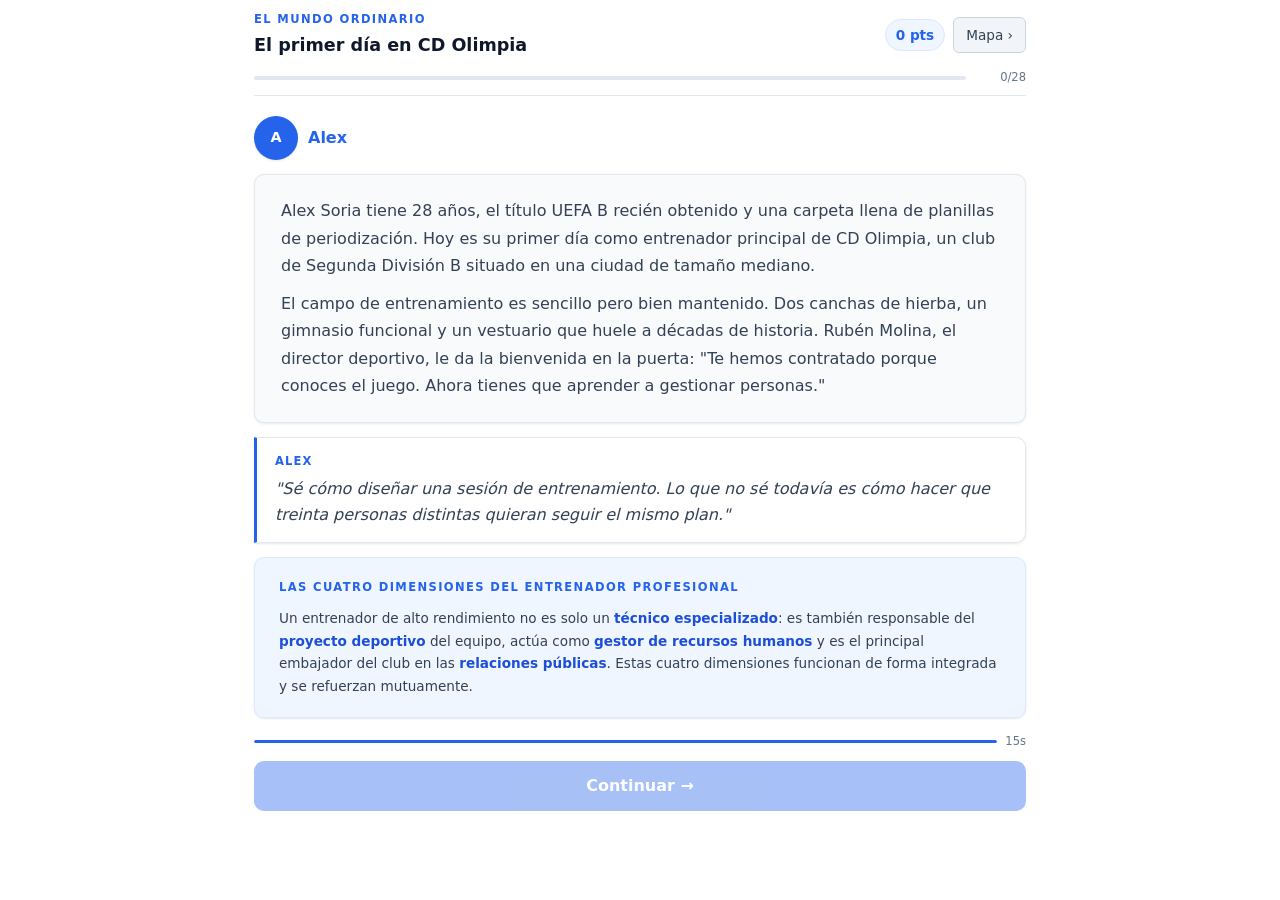
<file: scorm_entrenador/index.html>
<!DOCTYPE html>
<html lang="es">
<head>
  <meta charset="UTF-8"/>
  <meta name="viewport" content="width=device-width, initial-scale=1.0, viewport-fit=cover"/>
  <title>Dimensiones del Entrenador Profesional</title>
  <link rel="stylesheet" href="css/style.css"/>
</head>
<body>
<div id="app">

  <!-- HEADER -->
  <header id="header">
    <div id="header-row1">
      <div id="header-left">
        <span id="stage-label">Cargando…</span>
        <span id="scene-title"></span>
      </div>
      <div id="header-right">
        <span id="score-display">0 pts</span>
        <button id="map-toggle-btn" onclick="document.getElementById('map-overlay').style.display='flex'">Mapa ›</button>
      </div>
    </div>
    <div id="progress-container">
      <div id="progress-bar-track"><div id="progress-bar-fill"></div></div>
      <span id="progress-label">0/28</span>
    </div>
  </header>

  <!-- SCENE AREA -->
  <main id="scene-area">
    <div id="scene-image-container" style="display:none">
      <img id="scene-image" alt="" loading="eager"/>
    </div>
    <div id="character-block">
      <div id="character-avatar"></div>
      <span id="character-name"></span>
    </div>
    <div id="narrative-text"></div>
    <div id="dialogue-box" style="display:none">
      <span id="dialogue-char-name"></span>
      <div id="dialogue-text"></div>
    </div>
    <div id="pedagogic-block" style="display:none">
      <span id="pedagogic-title"></span>
      <div id="pedagogic-text"></div>
    </div>
    <div id="interaction-area"></div>
  </main>

</div><!-- /app -->

<!-- FEEDBACK OVERLAY -->
<div id="feedback-overlay">
  <div id="feedback-modal">
    <div id="feedback-icon" class="feedback-icon"></div>
    <div id="feedback-pts"></div>
    <div id="feedback-text"></div>
    <button id="feedback-continue" class="btn btn-primary btn-enabled">Continuar →</button>
  </div>
</div>

<!-- JOURNEY MAP OVERLAY -->
<div id="map-overlay">
  <div id="map-modal">
    <div id="map-modal-header">
      <span id="map-modal-title">Mapa del aprendizaje</span>
      <button id="map-close-btn" onclick="document.getElementById('map-overlay').style.display='none'">✕</button>
    </div>
    <div id="journey-map-content"></div>
  </div>
</div>

<script src="js/scorm.js"></script>
<script src="js/scenario.js"></script>
<script>window.addEventListener('DOMContentLoaded', function(){ Engine.init(); });</script>
</body>
</html>
</file>
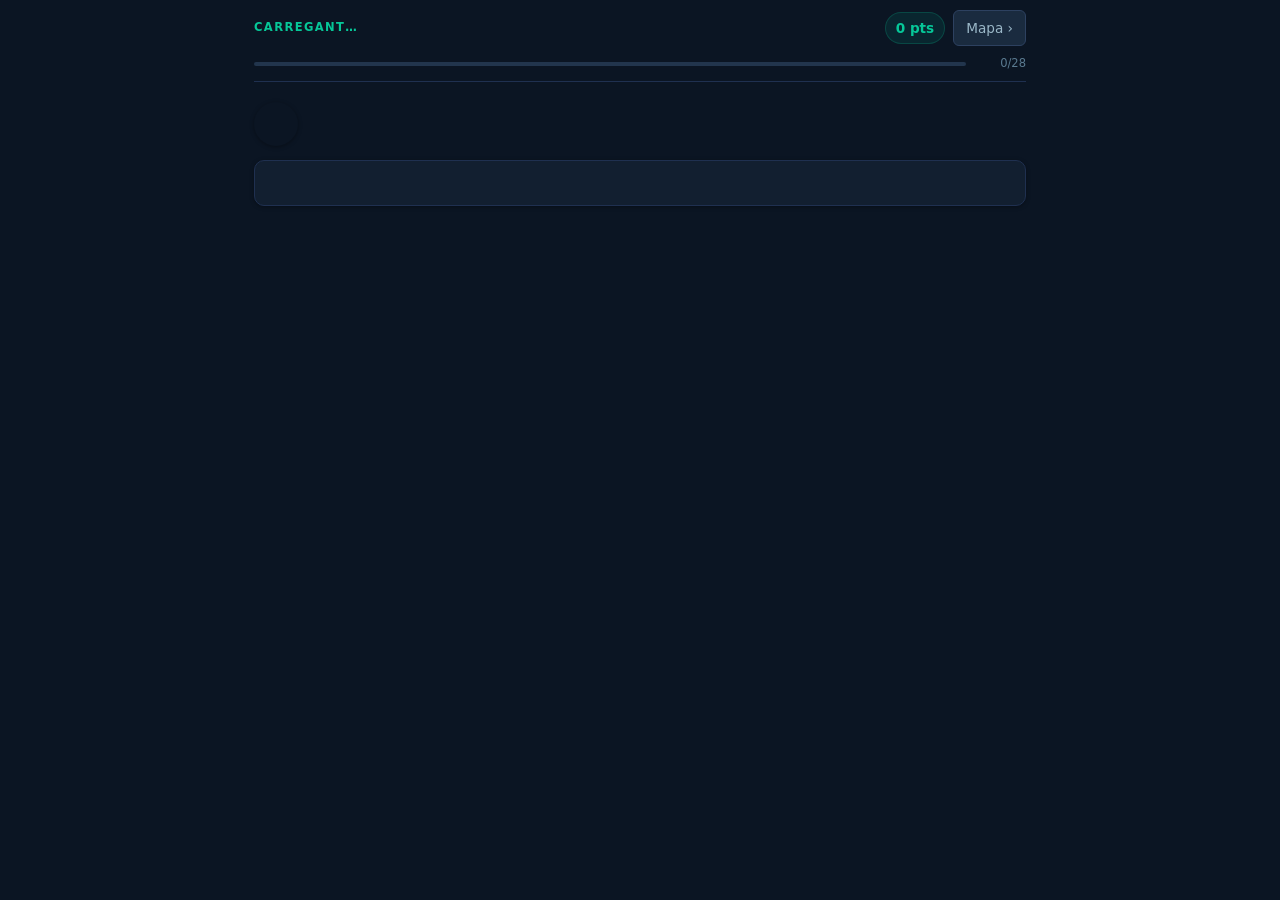
<file: scorm_handbol_percepcio/index.html>
<!DOCTYPE html>
<html lang="ca">
<head>
  <meta charset="UTF-8"/>
  <meta name="viewport" content="width=device-width, initial-scale=1.0, viewport-fit=cover"/>
  <title>Percepció i Creativitat en l'Aprenentatge de l'Handbol</title>
  <link rel="stylesheet" href="css/style.css"/>
</head>
<body>
<div id="app">

  <!-- HEADER -->
  <header id="header">
    <div id="header-row1">
      <div id="header-left">
        <span id="stage-label">Carregant…</span>
        <span id="scene-title"></span>
      </div>
      <div id="header-right">
        <span id="score-display">0 pts</span>
        <button id="map-toggle-btn" onclick="document.getElementById('map-overlay').style.display='flex'">Mapa ›</button>
      </div>
    </div>
    <div id="progress-container">
      <div id="progress-bar-track"><div id="progress-bar-fill"></div></div>
      <span id="progress-label">0/28</span>
    </div>
  </header>

  <!-- SCENE AREA -->
  <main id="scene-area">
    <div id="scene-image-container" style="display:none">
      <img id="scene-image" alt="" loading="eager"/>
    </div>
    <div id="character-block">
      <div id="character-avatar"></div>
      <span id="character-name"></span>
    </div>
    <div id="narrative-text"></div>
    <div id="dialogue-box" style="display:none">
      <span id="dialogue-char-name"></span>
      <div id="dialogue-text"></div>
    </div>
    <div id="pedagogic-block" style="display:none">
      <span id="pedagogic-title"></span>
      <div id="pedagogic-text"></div>
    </div>
    <div id="interaction-area"></div>
  </main>

</div><!-- /app -->

<!-- FEEDBACK OVERLAY -->
<div id="feedback-overlay">
  <div id="feedback-modal">
    <div id="feedback-icon" class="feedback-icon"></div>
    <div id="feedback-pts"></div>
    <div id="feedback-text"></div>
    <button id="feedback-continue" class="btn btn-primary btn-enabled">Continuar →</button>
  </div>
</div>

<!-- JOURNEY MAP OVERLAY -->
<div id="map-overlay">
  <div id="map-modal">
    <div id="map-modal-header">
      <span id="map-modal-title">Mapa del recorregut</span>
      <button id="map-close-btn" onclick="document.getElementById('map-overlay').style.display='none'">✕</button>
    </div>
    <div id="journey-map-content"></div>
  </div>
</div>

<script src="js/scorm.js"></script>
<script src="js/scenario.js"></script>
<script>window.addEventListener('DOMContentLoaded', function(){ Engine.init(); });</script>
</body>
</html>
</file>
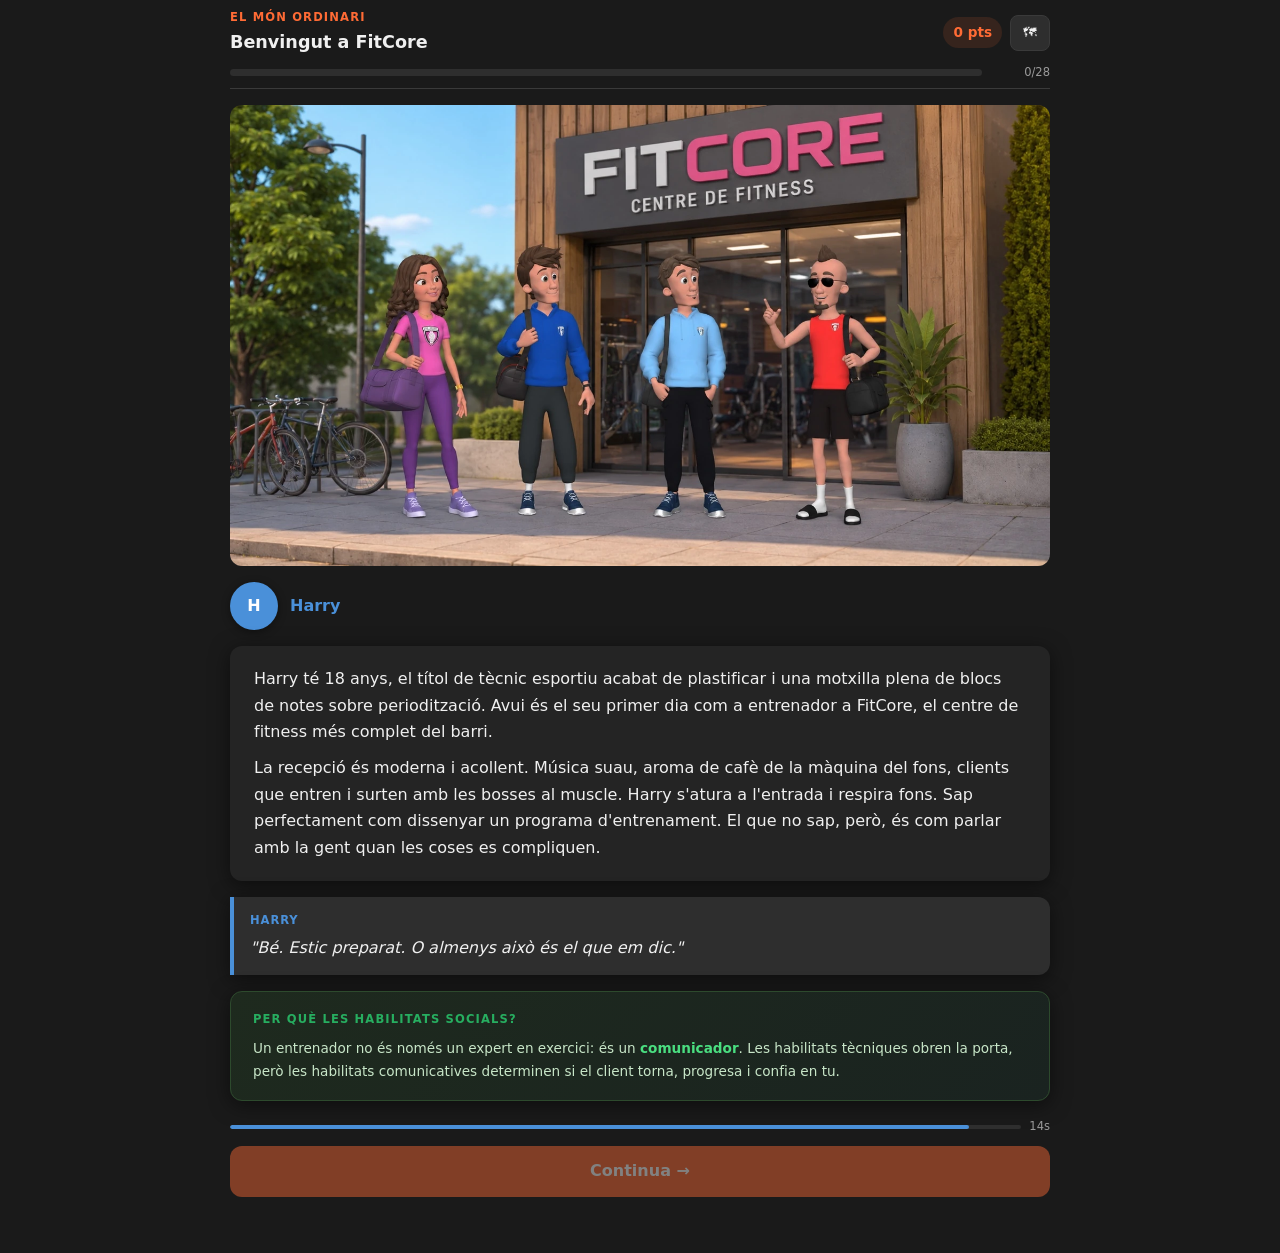
<file: scorm_heroi_fitness/index.html>
<!DOCTYPE html>
<html lang="ca">
<head>
  <meta charset="UTF-8">
  <meta name="viewport" content="width=device-width, initial-scale=1.0, viewport-fit=cover">
  <meta name="apple-mobile-web-app-capable" content="yes">
  <title>El Viatge de l'Heroi – Habilitats Socials · FitCore</title>
  <link rel="stylesheet" href="css/style.css">
</head>
<body>

<div id="app">

  <!-- ══ HEADER ══════════════════════════════════════════ -->
  <header id="header">
    <div id="header-row1">
      <div id="header-left">
        <span id="stage-label">El Món Ordinari</span>
        <div id="scene-title">Carregant...</div>
      </div>
      <div id="header-right">
        <span id="score-display">0 pts</span>
        <button id="map-toggle-btn" aria-label="Mapa del viatge">🗺</button>
      </div>
    </div>
    <div id="progress-container">
      <div id="progress-bar-track">
        <div id="progress-bar-fill"></div>
      </div>
      <span id="progress-label">0/28</span>
    </div>
  </header>

  <!-- ══ SCENE AREA ═══════════════════════════════════════ -->
  <main id="scene-area">

    <!-- Imatge de l'escena -->
    <div id="scene-image-container" style="display:none">
      <img id="scene-image" alt="" loading="eager">
    </div>

    <!-- Personatge -->
    <div id="character-block">
      <div id="character-avatar">H</div>
      <span id="character-name">Harry</span>
    </div>

    <!-- Narració -->
    <div id="narrative-text">
      <p>Carregant l'escena...</p>
    </div>

    <!-- Diàleg del personatge -->
    <div id="dialogue-box" style="display:none">
      <span id="dialogue-char-name"></span>
      <div id="dialogue-text"></div>
    </div>

    <!-- Bloc pedagògic -->
    <div id="pedagogic-block" style="display:none">
      <span id="pedagogic-title"></span>
      <div id="pedagogic-text"></div>
    </div>

    <!-- Interacció -->
    <div id="interaction-area"></div>

  </main>
</div>

<!-- ══ FEEDBACK OVERLAY ══════════════════════════════════ -->
<div id="feedback-overlay" role="dialog" aria-modal="true" aria-label="Resultat de la decisió">
  <div id="feedback-modal">
    <div id="feedback-icon" class="feedback-icon">✓</div>
    <div id="feedback-pts">+10 punts</div>
    <div id="feedback-text"></div>
    <button id="feedback-continue" class="btn btn-primary btn-enabled">Continua →</button>
  </div>
</div>

<!-- ══ JOURNEY MAP OVERLAY ══════════════════════════════ -->
<div id="map-overlay" role="dialog" aria-modal="true" aria-label="Mapa del viatge">
  <div id="map-modal">
    <div id="map-modal-header">
      <span id="map-modal-title">🗺 El Viatge de l'Heroi</span>
      <button id="map-close-btn" aria-label="Tancar">✕ Tancar</button>
    </div>
    <div id="journey-map-content"></div>
  </div>
</div>

<script src="js/scorm.js"></script>
<script src="js/scenario.js"></script>
<script>
  document.getElementById('map-toggle-btn').addEventListener('click', function () {
    document.getElementById('map-overlay').style.display = 'flex';
  });
  document.getElementById('map-close-btn').addEventListener('click', function () {
    document.getElementById('map-overlay').style.display = 'none';
  });
  document.getElementById('map-overlay').addEventListener('click', function (e) {
    if (e.target === this) this.style.display = 'none';
  });
  document.addEventListener('keydown', function (e) {
    if (e.key === 'Escape') {
      document.getElementById('map-overlay').style.display = 'none';
      document.getElementById('feedback-overlay').style.display = 'none';
    }
  });
  window.addEventListener('DOMContentLoaded', function () {
    Engine.init();
  });
</script>
</body>
</html>
</file>
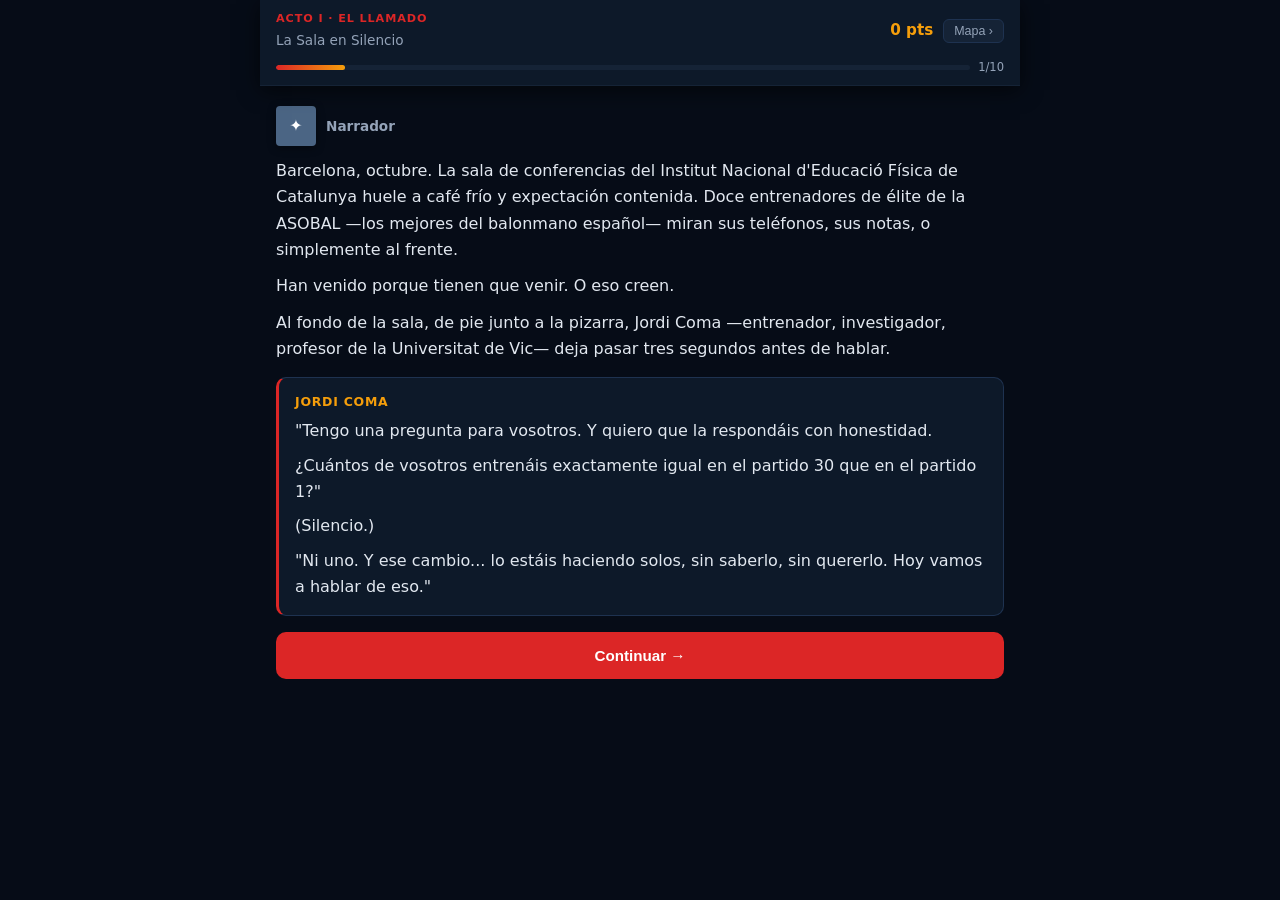
<file: scorm_liderazgo_deportivo/index.html>
<!DOCTYPE html>
<html lang="es">
<head>
  <meta charset="UTF-8"/>
  <meta name="viewport" content="width=device-width, initial-scale=1.0, viewport-fit=cover"/>
  <title>Liderazgo Deportivo – El Viaje del Héroe</title>
  <link rel="stylesheet" href="css/style.css"/>
</head>
<body>
<div id="app">

  <!-- HEADER -->
  <header id="header">
    <div id="header-row1">
      <div id="header-left">
        <span id="stage-label">Cargando…</span>
        <span id="scene-title"></span>
      </div>
      <div id="header-right">
        <span id="score-display">0 pts</span>
        <button id="map-toggle-btn" onclick="document.getElementById('map-overlay').style.display='flex'">Mapa ›</button>
      </div>
    </div>
    <div id="progress-container">
      <div id="progress-bar-track"><div id="progress-bar-fill"></div></div>
      <span id="progress-label">0/10</span>
    </div>
  </header>

  <!-- SCENE AREA -->
  <main id="scene-area">
    <div id="scene-image-container" style="display:none">
      <img id="scene-image" alt="" loading="eager"/>
    </div>
    <div id="character-block">
      <div id="character-avatar"></div>
      <span id="character-name"></span>
    </div>
    <div id="narrative-text"></div>
    <div id="dialogue-box" style="display:none">
      <span id="dialogue-char-name"></span>
      <div id="dialogue-text"></div>
    </div>
    <div id="pedagogic-block" style="display:none">
      <span id="pedagogic-title"></span>
      <div id="pedagogic-text"></div>
    </div>
    <div id="interaction-area"></div>
  </main>

</div><!-- /app -->

<!-- FEEDBACK OVERLAY -->
<div id="feedback-overlay">
  <div id="feedback-modal">
    <div id="feedback-icon" class="feedback-icon"></div>
    <div id="feedback-pts"></div>
    <div id="feedback-text"></div>
    <button id="feedback-continue" class="btn btn-primary btn-enabled">Continuar →</button>
  </div>
</div>

<!-- JOURNEY MAP OVERLAY -->
<div id="map-overlay">
  <div id="map-modal">
    <div id="map-modal-header">
      <span id="map-modal-title">Mapa del recorrido</span>
      <button id="map-close-btn" onclick="document.getElementById('map-overlay').style.display='none'">✕</button>
    </div>
    <div id="journey-map-content"></div>
  </div>
</div>

<script src="js/scorm.js"></script>
<script src="js/scenario.js"></script>
<script>window.addEventListener('DOMContentLoaded', function(){ Engine.init(); });</script>
</body>
</html>
</file>
<file: scorm_entrenador/css/style.css>
/* ============================================================
   Entrenador Profesional – SCORM 1.2
   Paleta: blanco / azul / gris — minimalista y elegante
   ============================================================ */

*, *::before, *::after { box-sizing: border-box; margin: 0; padding: 0; }

:root {
  --bg:        #FFFFFF;
  --surface:   #F8FAFC;
  --surface2:  #F1F5F9;
  --surface3:  #E2E8F0;
  --border:    #CBD5E1;
  --border-lt: #E2E8F0;
  --blue:      #2563EB;
  --blue-dk:   #1D4ED8;
  --blue-lt:   #EFF6FF;
  --blue-mid:  #DBEAFE;
  --text:      #0F172A;
  --text-2:    #334155;
  --muted:     #64748B;
  --good:      #059669;
  --good-lt:   #ECFDF5;
  --ok:        #D97706;
  --ok-lt:     #FFFBEB;
  --bad:       #DC2626;
  --bad-lt:    #FEF2F2;
  --alex:      #2563EB;
  --carmen:    #059669;
  --ruben:     #7C3AED;
  --marcos:    #D97706;
  --radius:    10px;
  --radius-sm: 6px;
  --shadow:    0 1px 3px rgba(15,23,42,0.06), 0 1px 2px rgba(15,23,42,0.04);
  --shadow-md: 0 4px 8px rgba(15,23,42,0.08), 0 2px 4px rgba(15,23,42,0.04);
  --font-xs:   0.72rem;
  --font-sm:   0.85rem;
  --font-base: 0.96rem;
  --font-lg:   1.05rem;
}

html {
  font-size: 16px;
  -webkit-text-size-adjust: 100%;
  text-size-adjust: 100%;
}

body {
  background: var(--bg);
  color: var(--text);
  font-family: system-ui, -apple-system, BlinkMacSystemFont, 'Segoe UI', Roboto, sans-serif;
  font-size: var(--font-base);
  line-height: 1.65;
  min-height: 100vh;
  min-height: 100dvh;
}

/* ── LAYOUT ─────────────────────────────────────────── */

#app {
  display: flex;
  flex-direction: column;
  min-height: 100vh;
  min-height: 100dvh;
  max-width: 820px;
  margin: 0 auto;
  padding: 0 16px 60px;
}

/* ── HEADER ─────────────────────────────────────────── */

#header {
  position: sticky;
  top: 0;
  z-index: 100;
  background: var(--bg);
  border-bottom: 1px solid var(--border-lt);
  padding: 10px 0 8px;
}

#header-row1 {
  display: flex;
  align-items: center;
  gap: 10px;
  margin-bottom: 8px;
}

#header-left { flex: 1; min-width: 0; }

#stage-label {
  font-size: var(--font-xs);
  text-transform: uppercase;
  letter-spacing: 0.12em;
  color: var(--blue);
  font-weight: 700;
  display: block;
  margin-bottom: 2px;
}

#scene-title {
  font-size: var(--font-lg);
  font-weight: 700;
  color: var(--text);
  white-space: nowrap;
  overflow: hidden;
  text-overflow: ellipsis;
}

#header-right {
  display: flex;
  align-items: center;
  gap: 8px;
  flex-shrink: 0;
}

#score-display {
  font-size: var(--font-sm);
  font-weight: 700;
  color: var(--blue);
  white-space: nowrap;
  background: var(--blue-lt);
  border: 1px solid var(--blue-mid);
  padding: 4px 10px;
  border-radius: 20px;
}

#map-toggle-btn {
  background: var(--surface2);
  border: 1px solid var(--border);
  color: var(--text-2);
  padding: 6px 12px;
  border-radius: var(--radius-sm);
  cursor: pointer;
  font-size: var(--font-sm);
  font-family: inherit;
  transition: background 0.15s;
  white-space: nowrap;
  min-height: 36px;
  touch-action: manipulation;
}
#map-toggle-btn:hover { background: var(--surface3); }

/* ── PROGRESS BAR ───────────────────────────────────── */

#progress-container {
  display: flex;
  align-items: center;
  gap: 8px;
}

#progress-bar-track {
  flex: 1;
  height: 4px;
  background: var(--surface3);
  border-radius: 2px;
  overflow: hidden;
}

#progress-bar-fill {
  height: 100%;
  background: var(--blue);
  border-radius: 2px;
  transition: width 0.6s ease;
  width: 0%;
}

#progress-label {
  font-size: var(--font-xs);
  color: var(--muted);
  white-space: nowrap;
  min-width: 52px;
  text-align: right;
}

/* ── SCENE AREA ─────────────────────────────────────── */

#scene-area {
  margin-top: 20px;
  display: flex;
  flex-direction: column;
  gap: 14px;
}

/* ── SCENE IMAGE ────────────────────────────────────── */

#scene-image-container {
  width: 100%;
  border-radius: var(--radius);
  overflow: hidden;
  background: var(--surface2);
  border: 1px solid var(--border-lt);
}

#scene-image {
  width: 100%;
  height: auto;
  display: block;
}

/* ── CHARACTER BLOCK ────────────────────────────────── */

#character-block {
  display: flex;
  align-items: center;
  gap: 10px;
}

#character-avatar {
  width: 44px;
  height: 44px;
  border-radius: 50%;
  display: flex;
  align-items: center;
  justify-content: center;
  font-size: 0.9rem;
  font-weight: 800;
  color: #fff;
  flex-shrink: 0;
  box-shadow: var(--shadow);
}

#character-name {
  font-weight: 700;
  font-size: var(--font-base);
  color: var(--text);
}

/* ── NARRATIVE ──────────────────────────────────────── */

#narrative-text {
  background: var(--surface);
  border: 1px solid var(--border-lt);
  border-radius: var(--radius);
  padding: 18px 20px;
  color: var(--text-2);
  box-shadow: var(--shadow);
  line-height: 1.72;
}

#narrative-text p { margin-bottom: 10px; }
#narrative-text p:last-child { margin-bottom: 0; }
#narrative-text strong { color: var(--text); font-weight: 700; }
#narrative-text ol, #narrative-text ul { padding-left: 20px; margin-bottom: 10px; }
#narrative-text li { margin-bottom: 5px; }

/* ── DIALOGUE BOX ───────────────────────────────────── */

#dialogue-box {
  background: var(--bg);
  border: 1px solid var(--border-lt);
  border-left: 3px solid var(--blue);
  border-radius: 0 var(--radius) var(--radius) 0;
  padding: 14px 18px;
  box-shadow: var(--shadow);
}

#dialogue-char-name {
  font-size: var(--font-xs);
  font-weight: 700;
  text-transform: uppercase;
  letter-spacing: 0.1em;
  display: block;
  margin-bottom: 5px;
}

#dialogue-text { font-style: italic; color: var(--text-2); }
#dialogue-text p { margin-bottom: 0; }

/* ── PEDAGOGIC BLOCK ────────────────────────────────── */

#pedagogic-block {
  background: var(--blue-lt);
  border: 1px solid var(--blue-mid);
  border-radius: var(--radius);
  padding: 18px 20px;
  box-shadow: var(--shadow);
}

#pedagogic-title {
  font-size: var(--font-xs);
  text-transform: uppercase;
  letter-spacing: 0.12em;
  color: var(--blue);
  font-weight: 700;
  display: block;
  margin-bottom: 10px;
}

#pedagogic-text { color: var(--text-2); font-size: var(--font-sm); }
#pedagogic-text p { margin-bottom: 8px; }
#pedagogic-text p:last-child { margin-bottom: 0; }
#pedagogic-text strong { color: var(--blue-dk); font-weight: 700; }
#pedagogic-text ol, #pedagogic-text ul { padding-left: 20px; margin-bottom: 8px; }
#pedagogic-text li { margin-bottom: 4px; }

/* Step lists in knowledge boxes */
#pedagogic-text .step-list,
#pedagogic-text .def-list {
  list-style: none;
  padding: 0;
  margin: 0;
}
#pedagogic-text .step-list li,
#pedagogic-text .def-list li {
  padding: 10px 0;
  border-bottom: 1px solid rgba(37,99,235,0.12);
  line-height: 1.65;
  margin-bottom: 0;
}
#pedagogic-text .step-list li:first-child,
#pedagogic-text .def-list li:first-child { padding-top: 2px; }
#pedagogic-text .step-list li:last-child,
#pedagogic-text .def-list li:last-child { border-bottom: none; padding-bottom: 2px; }

/* ── INTERACTION AREA ───────────────────────────────── */

#interaction-area {
  display: flex;
  flex-direction: column;
  gap: 10px;
}

.decision-label {
  font-size: var(--font-xs);
  text-transform: uppercase;
  letter-spacing: 0.1em;
  color: var(--muted);
  font-weight: 700;
  margin-bottom: 2px;
}

.quiz-question {
  font-size: var(--font-base);
  font-weight: 600;
  color: var(--text);
  background: var(--surface);
  padding: 14px 18px;
  border-radius: var(--radius-sm);
  border: 1px solid var(--border-lt);
  border-left: 3px solid var(--blue);
  line-height: 1.55;
}

/* ── BUTTONS ────────────────────────────────────────── */

.btn {
  border: none;
  border-radius: var(--radius);
  padding: 14px 18px;
  font-size: var(--font-base);
  font-family: inherit;
  cursor: pointer;
  transition: background 0.15s, border-color 0.15s, transform 0.08s;
  text-align: left;
  line-height: 1.4;
  min-height: 48px;
  touch-action: manipulation;
  -webkit-tap-highlight-color: transparent;
}

.btn:active:not(.btn-disabled) { transform: scale(0.985); }

.btn-primary {
  background: var(--blue);
  color: #fff;
  font-weight: 700;
  text-align: center;
  width: 100%;
  border-radius: var(--radius);
}
.btn-primary:hover:not(.btn-disabled) { background: var(--blue-dk); }

.btn-option {
  background: var(--bg);
  color: var(--text);
  border: 1.5px solid var(--border);
  width: 100%;
}
.btn-option:hover:not(.btn-disabled) {
  background: var(--blue-lt);
  border-color: var(--blue);
  color: var(--blue-dk);
}

.btn-quiz {
  background: var(--bg);
  color: var(--text);
  border: 1.5px solid var(--border);
  width: 100%;
}
.btn-quiz:hover:not(.btn-disabled) {
  background: var(--blue-lt);
  border-color: var(--blue);
}

.btn-selected { border-color: var(--blue) !important; background: var(--blue-lt) !important; color: var(--blue-dk) !important; }

.btn-disabled { opacity: 0.4; cursor: not-allowed; pointer-events: none; }
.btn-enabled  { opacity: 1; pointer-events: auto; }

.btn-finish {
  background: var(--blue);
  color: #fff;
  font-weight: 700;
  padding: 16px 28px;
  font-size: var(--font-lg);
  text-align: center;
  border-radius: var(--radius);
  cursor: pointer;
  border: none;
  transition: background 0.15s;
  min-height: 54px;
  width: 100%;
  touch-action: manipulation;
}
.btn-finish:hover { background: var(--blue-dk); }

/* ── QUIZ RESULT STATES ─────────────────────────────── */

.btn-quiz-correct {
  border-color: var(--good) !important;
  background: var(--good-lt) !important;
  color: var(--good) !important;
}
.btn-quiz-wrong {
  border-color: var(--bad) !important;
  background: var(--bad-lt) !important;
  color: #aaa !important;
  text-decoration: line-through;
  opacity: 0.7;
}

.quiz-feedback {
  border-radius: var(--radius-sm);
  padding: 14px 18px;
  font-size: var(--font-sm);
  margin-top: 2px;
  line-height: 1.6;
}
.quiz-feedback.qf-correct { background: var(--good-lt); border: 1px solid #A7F3D0; color: #065F46; }
.quiz-feedback.qf-wrong   { background: var(--bad-lt);  border: 1px solid #FECACA; color: #991B1B; }
.quiz-feedback strong { font-weight: 700; }
.quiz-feedback p { margin-bottom: 6px; }
.quiz-feedback p:last-child { margin-bottom: 0; }

/* ── CHECKLIST ──────────────────────────────────────── */

.checklist-items {
  display: flex;
  flex-direction: column;
  gap: 8px;
}

.checklist-item {
  display: flex;
  align-items: flex-start;
  gap: 12px;
  background: var(--bg);
  border: 1.5px solid var(--border);
  border-radius: var(--radius-sm);
  padding: 12px 16px;
  cursor: pointer;
  transition: border-color 0.15s, background 0.15s;
  user-select: none;
  min-height: 48px;
  touch-action: manipulation;
  -webkit-tap-highlight-color: transparent;
}
.checklist-item:hover:not([style*="pointer-events: none"]) {
  border-color: var(--blue);
  background: var(--blue-lt);
}
.checklist-item.checked { background: var(--blue-lt); border-color: var(--blue); }
.checklist-item.cl-correct   { background: var(--good-lt); border-color: var(--good); }
.checklist-item.cl-incorrect { background: var(--bad-lt);  border-color: var(--bad); }
.checklist-item.cl-missed    { background: var(--ok-lt);   border-color: var(--ok); }

.checkbox-icon { font-size: 1.1rem; flex-shrink: 0; margin-top: 2px; }
.checkbox-text { font-size: var(--font-sm); color: var(--text-2); }

.checklist-feedback {
  background: var(--surface);
  border: 1px solid var(--border-lt);
  border-radius: var(--radius-sm);
  padding: 12px 16px;
  font-size: var(--font-sm);
  color: var(--muted);
  line-height: 1.55;
}
.checklist-feedback strong { color: var(--text); }

/* ── INLINE FEEDBACK / FEEDBACK OVERLAY ─────────────── */

#feedback-overlay {
  display: none;
  position: fixed;
  inset: 0;
  background: rgba(15,23,42,0.45);
  z-index: 200;
  align-items: flex-end;
  justify-content: center;
  padding: 0;
}

#feedback-modal {
  background: var(--bg);
  border-radius: 16px 16px 0 0;
  border-top: 1px solid var(--border-lt);
  padding: 28px 22px max(22px, env(safe-area-inset-bottom));
  width: 100%;
  max-width: 600px;
  box-shadow: 0 -8px 32px rgba(15,23,42,0.12);
  display: flex;
  flex-direction: column;
  gap: 12px;
  max-height: 80vh;
  overflow-y: auto;
}

.feedback-icon { font-size: 2rem; text-align: center; }
.feedback-icon.fb-good { color: var(--good); }
.feedback-icon.fb-ok   { color: var(--ok); }
.feedback-icon.fb-bad  { color: var(--bad); }

#feedback-pts {
  text-align: center;
  font-size: 1.15rem;
  font-weight: 800;
  color: var(--blue);
}

#feedback-text { font-size: var(--font-sm); color: var(--text-2); line-height: 1.65; }
#feedback-text p { margin-bottom: 8px; }
#feedback-text p:last-child { margin-bottom: 0; }
#feedback-text strong { color: var(--text); }

/* ── JOURNEY MAP MODAL ──────────────────────────────── */

#map-overlay {
  display: none;
  position: fixed;
  inset: 0;
  background: rgba(15,23,42,0.45);
  z-index: 200;
  align-items: flex-end;
  justify-content: center;
  padding: 0;
}

#map-modal {
  background: var(--bg);
  border-radius: 16px 16px 0 0;
  border-top: 1px solid var(--border-lt);
  padding: 22px 18px max(22px, env(safe-area-inset-bottom));
  width: 100%;
  max-width: 600px;
  box-shadow: 0 -8px 32px rgba(15,23,42,0.12);
  max-height: 85vh;
  overflow-y: auto;
}

#map-modal-header {
  display: flex;
  justify-content: space-between;
  align-items: center;
  margin-bottom: 16px;
  position: sticky;
  top: 0;
  background: var(--bg);
  padding-bottom: 12px;
  border-bottom: 1px solid var(--border-lt);
}

#map-modal-title {
  font-size: var(--font-base);
  font-weight: 700;
  color: var(--text);
}

#map-close-btn {
  background: var(--surface2);
  border: 1px solid var(--border-lt);
  color: var(--muted);
  font-size: 1rem;
  cursor: pointer;
  font-family: inherit;
  padding: 5px 10px;
  border-radius: 6px;
  min-height: 34px;
}
#map-close-btn:hover { color: var(--text); }

#journey-map-content { display: flex; flex-direction: column; gap: 6px; }

.map-stage {
  border-left: 3px solid var(--border);
  padding: 10px 14px;
  border-radius: 0 var(--radius-sm) var(--radius-sm) 0;
  display: flex;
  flex-direction: column;
  gap: 3px;
}
.map-stage.map-done    { background: var(--surface); }
.map-stage.map-active  { background: var(--blue-lt); }
.map-stage.map-pending { background: var(--surface2); opacity: 0.5; }

.map-badge {
  font-size: var(--font-xs);
  text-transform: uppercase;
  letter-spacing: 0.1em;
  font-weight: 700;
  color: #fff;
  padding: 2px 6px;
  border-radius: 4px;
  display: inline-block;
  width: fit-content;
}

.map-title { font-size: var(--font-sm); font-weight: 600; color: var(--text); }
.map-status { font-size: var(--font-xs); color: var(--muted); }
.map-done   .map-status { color: var(--good); }
.map-active .map-status { color: var(--blue); }

/* ── TIMER BAR ──────────────────────────────────────── */

.timer-container {
  display: flex;
  align-items: center;
  gap: 8px;
  font-size: var(--font-xs);
  color: var(--muted);
}
.timer-bar-track {
  flex: 1;
  height: 3px;
  background: var(--surface3);
  border-radius: 2px;
  overflow: hidden;
}
.timer-bar-fill {
  height: 100%;
  background: var(--blue);
  border-radius: 2px;
  transition: width 1s linear;
  width: 100%;
}

/* ── EPILOGUE ───────────────────────────────────────── */

.epilogue-container { display: flex; flex-direction: column; gap: 24px; }

.epilogue-score-ring {
  display: flex;
  flex-direction: column;
  align-items: center;
  position: relative;
}

.score-ring-svg { width: 130px; height: 130px; }

.score-ring-text {
  position: absolute;
  top: 50%; left: 50%;
  transform: translate(-50%, -50%);
  text-align: center;
  pointer-events: none;
}

.score-big { display: block; font-size: 2rem; font-weight: 900; color: var(--blue); line-height: 1; }
.score-max { display: block; font-size: 0.85rem; color: var(--muted); }

.epilogue-mentor {
  display: flex;
  gap: 14px;
  align-items: flex-start;
  padding: 18px;
  border-radius: var(--radius);
  border: 1px solid var(--border-lt);
  background: var(--surface);
}
.epilogue-excellent  { background: var(--good-lt); border-color: #A7F3D0; }
.epilogue-good       { background: var(--blue-lt); border-color: var(--blue-mid); }
.epilogue-ok         { background: var(--ok-lt);   border-color: #FDE68A; }
.epilogue-needs-work { background: var(--bad-lt);  border-color: #FECACA; }

.epilogue-mentor-avatar {
  width: 42px; height: 42px;
  border-radius: 50%;
  display: flex; align-items: center; justify-content: center;
  font-size: 0.85rem; font-weight: 800; color: #fff; flex-shrink: 0;
}

.epilogue-mentor-msg { font-style: italic; color: var(--text-2); font-size: var(--font-sm); line-height: 1.65; }

.epilogue-section-title {
  font-size: var(--font-xs);
  text-transform: uppercase;
  letter-spacing: 0.12em;
  color: var(--muted);
  font-weight: 700;
  border-bottom: 1px solid var(--border-lt);
  padding-bottom: 6px;
}

.decisions-summary {
  list-style: none;
  display: flex;
  flex-direction: column;
  gap: 5px;
}

.decisions-summary li {
  display: flex;
  align-items: flex-start;
  gap: 10px;
  padding: 10px 14px;
  border-radius: var(--radius-sm);
  font-size: var(--font-sm);
  border: 1px solid var(--border-lt);
}
.ds-good { background: var(--good-lt); }
.ds-ok   { background: var(--ok-lt); }
.ds-bad  { background: var(--bad-lt); }

.ds-icon { flex-shrink: 0; font-size: 0.9rem; }
.ds-good .ds-icon { color: var(--good); }
.ds-ok   .ds-icon { color: var(--ok); }
.ds-bad  .ds-icon { color: var(--bad); }
.ds-pts  { color: var(--muted); font-size: var(--font-xs); white-space: nowrap; margin-left: auto; }

.skills-list { list-style: none; display: flex; flex-direction: column; gap: 4px; }
.skills-list li {
  font-size: var(--font-sm);
  color: var(--text-2);
  padding: 6px 0;
  border-bottom: 1px solid var(--border-lt);
}
.skills-list li:last-child { border-bottom: none; }

.epilogue-buttons { margin-top: 8px; }

/* ── RESPONSIVE ─────────────────────────────────────── */

@media (min-width: 600px) {
  #app { padding: 0 24px 60px; }
  #feedback-overlay, #map-overlay { align-items: center; }
  #feedback-modal {
    border-radius: var(--radius);
    border: 1px solid var(--border-lt);
    max-width: 520px;
    padding: 28px 28px 24px;
  }
  #map-modal {
    border-radius: var(--radius);
    border: 1px solid var(--border-lt);
    max-width: 540px;
    padding: 24px 24px 22px;
  }
}

@media (min-width: 768px) {
  :root { --font-base: 1rem; --font-lg: 1.1rem; }
  #narrative-text { padding: 22px 26px; }
  #pedagogic-block { padding: 20px 24px; }
}

@supports (padding-bottom: env(safe-area-inset-bottom)) {
  #app { padding-bottom: max(60px, env(safe-area-inset-bottom)); }
}
</file>
<file: scorm_handbol_percepcio/css/style.css>
/* ============================================================
   Percepció i Creativitat en l'Handbol – SCORM 1.2
   Paleta: blau nit / verd menta / taronja — esport i neurociència
   ============================================================ */

*, *::before, *::after { box-sizing: border-box; margin: 0; padding: 0; }

:root {
  --bg:        #0B1523;
  --surface:   #121F30;
  --surface2:  #1A2B3F;
  --surface3:  #22354D;
  --border:    #2D4160;
  --border-lt: #1F3050;
  --teal:      #06C798;
  --teal-dk:   #04A87F;
  --teal-lt:   rgba(6,199,152,0.10);
  --teal-mid:  rgba(6,199,152,0.20);
  --orange:    #FF6B35;
  --orange-lt: rgba(255,107,53,0.10);
  --text:      #E8F4F8;
  --text-2:    #9BB8C8;
  --muted:     #5A7A90;
  --good:      #27AE60;
  --good-lt:   rgba(39,174,96,0.14);
  --ok:        #F39C12;
  --ok-lt:     rgba(243,156,18,0.14);
  --bad:       #E74C3C;
  --bad-lt:    rgba(231,76,60,0.14);
  --radius:    10px;
  --radius-sm: 6px;
  --shadow:    0 1px 4px rgba(0,0,0,0.35);
  --shadow-md: 0 4px 12px rgba(0,0,0,0.4);
  --font-xs:   0.72rem;
  --font-sm:   0.85rem;
  --font-base: 0.96rem;
  --font-lg:   1.05rem;
}

html {
  font-size: 16px;
  -webkit-text-size-adjust: 100%;
  text-size-adjust: 100%;
}

body {
  background: var(--bg);
  color: var(--text);
  font-family: system-ui, -apple-system, BlinkMacSystemFont, 'Segoe UI', Roboto, sans-serif;
  font-size: var(--font-base);
  line-height: 1.65;
  min-height: 100vh;
  min-height: 100dvh;
}

/* ── LAYOUT ─────────────────────────────────────────── */

#app {
  display: flex;
  flex-direction: column;
  min-height: 100vh;
  min-height: 100dvh;
  max-width: 820px;
  margin: 0 auto;
  padding: 0 16px 60px;
}

/* ── HEADER ─────────────────────────────────────────── */

#header {
  position: sticky;
  top: 0;
  z-index: 100;
  background: var(--bg);
  border-bottom: 1px solid var(--border-lt);
  padding: 10px 0 8px;
}

#header-row1 {
  display: flex;
  align-items: center;
  gap: 10px;
  margin-bottom: 8px;
}

#header-left { flex: 1; min-width: 0; }

#stage-label {
  font-size: var(--font-xs);
  text-transform: uppercase;
  letter-spacing: 0.12em;
  color: var(--teal);
  font-weight: 700;
  display: block;
  margin-bottom: 2px;
}

#scene-title {
  font-size: var(--font-lg);
  font-weight: 700;
  color: var(--text);
  white-space: nowrap;
  overflow: hidden;
  text-overflow: ellipsis;
}

#header-right {
  display: flex;
  align-items: center;
  gap: 8px;
  flex-shrink: 0;
}

#score-display {
  font-size: var(--font-sm);
  font-weight: 700;
  color: var(--teal);
  white-space: nowrap;
  background: var(--teal-lt);
  border: 1px solid var(--teal-mid);
  padding: 4px 10px;
  border-radius: 20px;
}

#map-toggle-btn {
  background: var(--surface2);
  border: 1px solid var(--border);
  color: var(--text-2);
  padding: 6px 12px;
  border-radius: var(--radius-sm);
  cursor: pointer;
  font-size: var(--font-sm);
  font-family: inherit;
  transition: background 0.15s;
  white-space: nowrap;
  min-height: 36px;
  touch-action: manipulation;
}
#map-toggle-btn:hover { background: var(--surface3); }

/* ── PROGRESS BAR ───────────────────────────────────── */

#progress-container {
  display: flex;
  align-items: center;
  gap: 8px;
}

#progress-bar-track {
  flex: 1;
  height: 4px;
  background: var(--surface3);
  border-radius: 2px;
  overflow: hidden;
}

#progress-bar-fill {
  height: 100%;
  background: var(--teal);
  border-radius: 2px;
  transition: width 0.6s ease;
  width: 0%;
}

#progress-label {
  font-size: var(--font-xs);
  color: var(--muted);
  white-space: nowrap;
  min-width: 52px;
  text-align: right;
}

/* ── SCENE AREA ─────────────────────────────────────── */

#scene-area {
  margin-top: 20px;
  display: flex;
  flex-direction: column;
  gap: 14px;
}

/* ── SCENE IMAGE ────────────────────────────────────── */

#scene-image-container {
  width: 100%;
  border-radius: var(--radius);
  overflow: hidden;
  background: var(--surface2);
  border: 1px solid var(--border-lt);
}

#scene-image { width: 100%; height: auto; display: block; }

/* ── CHARACTER BLOCK ────────────────────────────────── */

#character-block {
  display: flex;
  align-items: center;
  gap: 10px;
}

#character-avatar {
  width: 44px;
  height: 44px;
  border-radius: 50%;
  display: flex;
  align-items: center;
  justify-content: center;
  font-size: 0.9rem;
  font-weight: 800;
  color: #fff;
  flex-shrink: 0;
  box-shadow: var(--shadow);
}

#character-name {
  font-weight: 700;
  font-size: var(--font-base);
  color: var(--text);
}

/* ── NARRATIVE ──────────────────────────────────────── */

#narrative-text {
  background: var(--surface);
  border: 1px solid var(--border-lt);
  border-radius: var(--radius);
  padding: 18px 20px;
  color: var(--text-2);
  box-shadow: var(--shadow);
  line-height: 1.72;
}

#narrative-text p { margin-bottom: 10px; }
#narrative-text p:last-child { margin-bottom: 0; }
#narrative-text strong { color: var(--text); font-weight: 700; }
#narrative-text ol, #narrative-text ul { padding-left: 20px; margin-bottom: 10px; }
#narrative-text li { margin-bottom: 5px; }

/* ── DIALOGUE BOX ───────────────────────────────────── */

#dialogue-box {
  background: var(--surface);
  border: 1px solid var(--border-lt);
  border-left: 3px solid var(--teal);
  border-radius: 0 var(--radius) var(--radius) 0;
  padding: 14px 18px;
  box-shadow: var(--shadow);
}

#dialogue-char-name {
  font-size: var(--font-xs);
  font-weight: 700;
  text-transform: uppercase;
  letter-spacing: 0.1em;
  display: block;
  margin-bottom: 5px;
}

#dialogue-text { font-style: italic; color: var(--text-2); }
#dialogue-text p { margin-bottom: 0; }

/* ── PEDAGOGIC BLOCK ────────────────────────────────── */

#pedagogic-block {
  background: var(--teal-lt);
  border: 1px solid var(--teal-mid);
  border-radius: var(--radius);
  padding: 18px 20px;
  box-shadow: var(--shadow);
}

#pedagogic-title {
  font-size: var(--font-xs);
  text-transform: uppercase;
  letter-spacing: 0.12em;
  color: var(--teal);
  font-weight: 700;
  display: block;
  margin-bottom: 10px;
}

#pedagogic-text { color: var(--text-2); font-size: var(--font-sm); }
#pedagogic-text p { margin-bottom: 8px; }
#pedagogic-text p:last-child { margin-bottom: 0; }
#pedagogic-text strong { color: var(--teal); font-weight: 700; }
#pedagogic-text ol, #pedagogic-text ul { padding-left: 20px; margin-bottom: 8px; }
#pedagogic-text li { margin-bottom: 4px; }

#pedagogic-text .step-list,
#pedagogic-text .def-list {
  list-style: none; padding: 0; margin: 0;
}
#pedagogic-text .step-list li,
#pedagogic-text .def-list li {
  padding: 10px 0;
  border-bottom: 1px solid rgba(6,199,152,0.12);
  line-height: 1.65;
  margin-bottom: 0;
}
#pedagogic-text .step-list li:first-child,
#pedagogic-text .def-list li:first-child { padding-top: 2px; }
#pedagogic-text .step-list li:last-child,
#pedagogic-text .def-list li:last-child  { border-bottom: none; padding-bottom: 2px; }

/* ── INTERACTION AREA ───────────────────────────────── */

#interaction-area {
  display: flex;
  flex-direction: column;
  gap: 10px;
}

.decision-label {
  font-size: var(--font-xs);
  text-transform: uppercase;
  letter-spacing: 0.1em;
  color: var(--muted);
  font-weight: 700;
  margin-bottom: 2px;
}

.quiz-question {
  font-size: var(--font-base);
  font-weight: 600;
  color: var(--text);
  background: var(--surface);
  padding: 14px 18px;
  border-radius: var(--radius-sm);
  border: 1px solid var(--border-lt);
  border-left: 3px solid var(--teal);
  line-height: 1.55;
}

/* ── BUTTONS ────────────────────────────────────────── */

.btn {
  border: none;
  border-radius: var(--radius);
  padding: 14px 18px;
  font-size: var(--font-base);
  font-family: inherit;
  cursor: pointer;
  transition: background 0.15s, border-color 0.15s, transform 0.08s;
  text-align: left;
  line-height: 1.4;
  min-height: 48px;
  touch-action: manipulation;
  -webkit-tap-highlight-color: transparent;
}

.btn:active:not(.btn-disabled) { transform: scale(0.985); }

.btn-primary {
  background: var(--teal);
  color: #051A12;
  font-weight: 700;
  text-align: center;
  width: 100%;
  border-radius: var(--radius);
}
.btn-primary:hover:not(.btn-disabled) { background: var(--teal-dk); }

.btn-option {
  background: var(--surface2);
  color: var(--text);
  border: 1.5px solid var(--border);
  width: 100%;
}
.btn-option:hover:not(.btn-disabled) {
  background: var(--teal-lt);
  border-color: var(--teal);
  color: var(--teal);
}

.btn-quiz {
  background: var(--surface2);
  color: var(--text);
  border: 1.5px solid var(--border);
  width: 100%;
}
.btn-quiz:hover:not(.btn-disabled) {
  background: var(--teal-lt);
  border-color: var(--teal);
}

.btn-selected { border-color: var(--teal) !important; background: var(--teal-lt) !important; color: var(--teal) !important; }
.btn-disabled { opacity: 0.4; cursor: not-allowed; pointer-events: none; }
.btn-enabled  { opacity: 1; pointer-events: auto; }

.btn-finish {
  background: var(--teal);
  color: #051A12;
  font-weight: 700;
  padding: 16px 28px;
  font-size: var(--font-lg);
  text-align: center;
  border-radius: var(--radius);
  cursor: pointer;
  border: none;
  transition: background 0.15s;
  min-height: 54px;
  width: 100%;
  touch-action: manipulation;
}
.btn-finish:hover { background: var(--teal-dk); }

/* ── QUIZ RESULT STATES ─────────────────────────────── */

.btn-quiz-correct {
  border-color: var(--good) !important;
  background: var(--good-lt) !important;
  color: var(--good) !important;
}
.btn-quiz-wrong {
  border-color: var(--bad) !important;
  background: var(--bad-lt) !important;
  color: #888 !important;
  text-decoration: line-through;
  opacity: 0.7;
}

.quiz-feedback {
  border-radius: var(--radius-sm);
  padding: 14px 18px;
  font-size: var(--font-sm);
  margin-top: 2px;
  line-height: 1.6;
}
.quiz-feedback.qf-correct { background: var(--good-lt); border: 1px solid rgba(39,174,96,0.3); color: #5EF0A0; }
.quiz-feedback.qf-wrong   { background: var(--bad-lt);  border: 1px solid rgba(231,76,60,0.3);  color: #FF9A8B; }
.quiz-feedback strong { font-weight: 700; }
.quiz-feedback p { margin-bottom: 6px; }
.quiz-feedback p:last-child { margin-bottom: 0; }

/* ── CHECKLIST ──────────────────────────────────────── */

.checklist-items {
  display: flex;
  flex-direction: column;
  gap: 8px;
}

.checklist-item {
  display: flex;
  align-items: flex-start;
  gap: 12px;
  background: var(--surface2);
  border: 1.5px solid var(--border);
  border-radius: var(--radius-sm);
  padding: 12px 16px;
  cursor: pointer;
  transition: border-color 0.15s, background 0.15s;
  user-select: none;
  min-height: 48px;
  touch-action: manipulation;
  -webkit-tap-highlight-color: transparent;
}
.checklist-item:hover:not([style*="pointer-events: none"]) {
  border-color: var(--teal);
  background: var(--teal-lt);
}
.checklist-item.checked      { background: var(--teal-lt); border-color: var(--teal); }
.checklist-item.cl-correct   { background: var(--good-lt); border-color: var(--good); }
.checklist-item.cl-incorrect { background: var(--bad-lt);  border-color: var(--bad); }
.checklist-item.cl-missed    { background: var(--ok-lt);   border-color: var(--ok); }

.checkbox-icon { font-size: 1.1rem; flex-shrink: 0; margin-top: 2px; color: var(--teal); }
.checkbox-text { font-size: var(--font-sm); color: var(--text-2); }

.checklist-feedback {
  background: var(--surface2);
  border: 1px solid var(--border-lt);
  border-radius: var(--radius-sm);
  padding: 12px 16px;
  font-size: var(--font-sm);
  color: var(--muted);
  line-height: 1.55;
}
.checklist-feedback strong { color: var(--text); }

/* ── FEEDBACK OVERLAY ───────────────────────────────── */

#feedback-overlay {
  display: none;
  position: fixed;
  inset: 0;
  background: rgba(5,15,28,0.7);
  z-index: 200;
  align-items: flex-end;
  justify-content: center;
  padding: 0;
}

#feedback-modal {
  background: var(--surface);
  border-radius: 16px 16px 0 0;
  border-top: 1px solid var(--border);
  padding: 28px 22px max(22px, env(safe-area-inset-bottom));
  width: 100%;
  max-width: 600px;
  box-shadow: 0 -8px 32px rgba(0,0,0,0.5);
  display: flex;
  flex-direction: column;
  gap: 12px;
  max-height: 80vh;
  overflow-y: auto;
}

.feedback-icon { font-size: 2rem; text-align: center; }
.feedback-icon.fb-good { color: var(--good); }
.feedback-icon.fb-ok   { color: var(--ok); }
.feedback-icon.fb-bad  { color: var(--bad); }

#feedback-pts {
  text-align: center;
  font-size: 1.15rem;
  font-weight: 800;
  color: var(--teal);
}

#feedback-text { font-size: var(--font-sm); color: var(--text-2); line-height: 1.65; }
#feedback-text p { margin-bottom: 8px; }
#feedback-text p:last-child { margin-bottom: 0; }
#feedback-text strong { color: var(--text); }

/* ── JOURNEY MAP MODAL ──────────────────────────────── */

#map-overlay {
  display: none;
  position: fixed;
  inset: 0;
  background: rgba(5,15,28,0.7);
  z-index: 200;
  align-items: flex-end;
  justify-content: center;
  padding: 0;
}

#map-modal {
  background: var(--surface);
  border-radius: 16px 16px 0 0;
  border-top: 1px solid var(--border);
  padding: 22px 18px max(22px, env(safe-area-inset-bottom));
  width: 100%;
  max-width: 600px;
  box-shadow: 0 -8px 32px rgba(0,0,0,0.5);
  max-height: 85vh;
  overflow-y: auto;
}

#map-modal-header {
  display: flex;
  justify-content: space-between;
  align-items: center;
  margin-bottom: 16px;
  position: sticky;
  top: 0;
  background: var(--surface);
  padding-bottom: 12px;
  border-bottom: 1px solid var(--border-lt);
}

#map-modal-title { font-size: var(--font-base); font-weight: 700; color: var(--text); }

#map-close-btn {
  background: var(--surface2);
  border: 1px solid var(--border-lt);
  color: var(--muted);
  font-size: 1rem;
  cursor: pointer;
  font-family: inherit;
  padding: 5px 10px;
  border-radius: 6px;
  min-height: 34px;
}
#map-close-btn:hover { color: var(--text); }

#journey-map-content { display: flex; flex-direction: column; gap: 6px; }

.map-stage {
  border-left: 3px solid var(--border);
  padding: 10px 14px;
  border-radius: 0 var(--radius-sm) var(--radius-sm) 0;
  display: flex;
  flex-direction: column;
  gap: 3px;
}
.map-stage.map-done    { background: var(--surface2); }
.map-stage.map-active  { background: var(--teal-lt); }
.map-stage.map-pending { background: var(--surface2); opacity: 0.45; }

.map-badge {
  font-size: var(--font-xs);
  text-transform: uppercase;
  letter-spacing: 0.1em;
  font-weight: 700;
  color: #051A12;
  padding: 2px 6px;
  border-radius: 4px;
  display: inline-block;
  width: fit-content;
}

.map-title  { font-size: var(--font-sm); font-weight: 600; color: var(--text); }
.map-status { font-size: var(--font-xs); color: var(--muted); }
.map-done   .map-status { color: var(--good); }
.map-active .map-status { color: var(--teal); }

/* ── TIMER BAR ──────────────────────────────────────── */

.timer-container {
  display: flex; align-items: center; gap: 8px;
  font-size: var(--font-xs); color: var(--muted);
}
.timer-bar-track {
  flex: 1; height: 3px;
  background: var(--surface3); border-radius: 2px; overflow: hidden;
}
.timer-bar-fill {
  height: 100%; background: var(--teal); border-radius: 2px;
  transition: width 1s linear; width: 100%;
}

/* ── EPILOGUE ───────────────────────────────────────── */

.epilogue-container { display: flex; flex-direction: column; gap: 24px; }

.epilogue-score-ring {
  display: flex; flex-direction: column; align-items: center; position: relative;
}

.score-ring-svg { width: 130px; height: 130px; }

.score-ring-text {
  position: absolute; top: 50%; left: 50%;
  transform: translate(-50%, -50%);
  text-align: center; pointer-events: none;
}

.score-big { display: block; font-size: 2rem; font-weight: 900; color: var(--teal); line-height: 1; }
.score-max { display: block; font-size: 0.85rem; color: var(--muted); }

.epilogue-mentor {
  display: flex; gap: 14px; align-items: flex-start;
  padding: 18px; border-radius: var(--radius);
  border: 1px solid var(--border-lt); background: var(--surface2);
}
.epilogue-excellent  { background: var(--good-lt); border-color: rgba(39,174,96,0.3); }
.epilogue-good       { background: var(--teal-lt); border-color: var(--teal-mid); }
.epilogue-ok         { background: var(--ok-lt);   border-color: rgba(243,156,18,0.3); }
.epilogue-needs-work { background: var(--bad-lt);  border-color: rgba(231,76,60,0.3); }

.epilogue-mentor-avatar {
  width: 42px; height: 42px; border-radius: 50%;
  display: flex; align-items: center; justify-content: center;
  font-size: 0.85rem; font-weight: 800; color: #fff; flex-shrink: 0;
}

.epilogue-mentor-msg { font-style: italic; color: var(--text-2); font-size: var(--font-sm); line-height: 1.65; }

.epilogue-section-title {
  font-size: var(--font-xs); text-transform: uppercase; letter-spacing: 0.12em;
  color: var(--muted); font-weight: 700;
  border-bottom: 1px solid var(--border-lt); padding-bottom: 6px;
}

.decisions-summary { list-style: none; display: flex; flex-direction: column; gap: 5px; }

.decisions-summary li {
  display: flex; align-items: flex-start; gap: 10px;
  padding: 10px 14px; border-radius: var(--radius-sm);
  font-size: var(--font-sm); border: 1px solid var(--border-lt);
  background: var(--surface2);
}
.ds-good { background: var(--good-lt) !important; }
.ds-ok   { background: var(--ok-lt)   !important; }
.ds-bad  { background: var(--bad-lt)  !important; }

.ds-icon { flex-shrink: 0; font-size: 0.9rem; }
.ds-good .ds-icon { color: var(--good); }
.ds-ok   .ds-icon { color: var(--ok); }
.ds-bad  .ds-icon { color: var(--bad); }
.ds-pts  { color: var(--muted); font-size: var(--font-xs); white-space: nowrap; margin-left: auto; }

.skills-list { list-style: none; display: flex; flex-direction: column; gap: 4px; }
.skills-list li {
  font-size: var(--font-sm); color: var(--text-2);
  padding: 6px 0; border-bottom: 1px solid var(--border-lt);
}
.skills-list li:last-child { border-bottom: none; }

.epilogue-buttons { margin-top: 8px; }

/* ── RESPONSIVE ─────────────────────────────────────── */

@media (min-width: 600px) {
  #app { padding: 0 24px 60px; }
  #feedback-overlay, #map-overlay { align-items: center; }
  #feedback-modal {
    border-radius: var(--radius);
    border: 1px solid var(--border);
    max-width: 520px;
    padding: 28px 28px 24px;
  }
  #map-modal {
    border-radius: var(--radius);
    border: 1px solid var(--border);
    max-width: 540px;
    padding: 24px 24px 22px;
  }
}

@media (min-width: 768px) {
  :root { --font-base: 1rem; --font-lg: 1.1rem; }
  #narrative-text { padding: 22px 26px; }
  #pedagogic-block { padding: 20px 24px; }
}

@supports (padding-bottom: env(safe-area-inset-bottom)) {
  #app { padding-bottom: max(60px, env(safe-area-inset-bottom)); }
}
</file>
<file: scorm_heroi_fitness/css/style.css>
/* ============================================================
   FitCore – El Viatge de l'Heroi · SCORM 1.2 v2
   Mobile-first · Paleta: #1A1A1A / #FF6B35 / blanc
   ============================================================ */

*, *::before, *::after { box-sizing: border-box; margin: 0; padding: 0; }

:root {
  --bg:        #1A1A1A;
  --surface:   #242424;
  --surface2:  #2E2E2E;
  --surface3:  #383838;
  --border:    #3A3A3A;
  --orange:    #FF6B35;
  --orange-dk: #D4521A;
  --white:     #F0F0F0;
  --muted:     #9A9A9A;
  --harry:     #4A90D9;
  --hanna:     #27AE60;
  --jack:      #C0392B;
  --good:      #27AE60;
  --ok:        #E67E22;
  --bad:       #C0392B;
  --radius:    12px;
  --radius-sm: 8px;
  --shadow:    0 4px 20px rgba(0,0,0,0.5);
  --font-xs:   0.72rem;
  --font-sm:   0.85rem;
  --font-base: 0.96rem;
  --font-lg:   1.05rem;
}

html {
  font-size: 16px;
  -webkit-text-size-adjust: 100%;
  text-size-adjust: 100%;
}

body {
  background: var(--bg);
  color: var(--white);
  font-family: system-ui, -apple-system, BlinkMacSystemFont, 'Segoe UI', Roboto, sans-serif;
  font-size: var(--font-base);
  line-height: 1.65;
  min-height: 100vh;
  min-height: 100dvh;
}

/* ── LAYOUT ─────────────────────────────────────────── */

#app {
  display: flex;
  flex-direction: column;
  min-height: 100vh;
  min-height: 100dvh;
  max-width: 860px;
  margin: 0 auto;
  padding: 0 12px 56px;
}

/* ── HEADER ─────────────────────────────────────────── */

#header {
  position: sticky;
  top: 0;
  z-index: 100;
  background: var(--bg);
  border-bottom: 1px solid var(--border);
  padding: 8px 0 6px;
}

#header-row1 {
  display: flex;
  align-items: center;
  gap: 8px;
  margin-bottom: 6px;
}

#header-left {
  flex: 1;
  min-width: 0;
}

#stage-label {
  font-size: var(--font-xs);
  text-transform: uppercase;
  letter-spacing: 0.1em;
  color: var(--orange);
  font-weight: 700;
  display: block;
  margin-bottom: 1px;
}

#scene-title {
  font-size: var(--font-lg);
  font-weight: 700;
  color: var(--white);
  white-space: nowrap;
  overflow: hidden;
  text-overflow: ellipsis;
}

#header-right {
  display: flex;
  align-items: center;
  gap: 8px;
  flex-shrink: 0;
}

#score-display {
  font-size: var(--font-sm);
  font-weight: 700;
  color: var(--orange);
  white-space: nowrap;
  background: rgba(255,107,53,0.12);
  padding: 4px 10px;
  border-radius: 20px;
}

#map-toggle-btn {
  background: var(--surface2);
  border: 1px solid var(--border);
  color: var(--white);
  padding: 6px 12px;
  border-radius: var(--radius-sm);
  cursor: pointer;
  font-size: var(--font-sm);
  transition: background 0.2s;
  white-space: nowrap;
  min-height: 36px;
  touch-action: manipulation;
}
#map-toggle-btn:hover { background: var(--surface3); }

/* ── PROGRESS BAR ───────────────────────────────────── */

#progress-container {
  display: flex;
  align-items: center;
  gap: 8px;
}

#progress-bar-track {
  flex: 1;
  height: 7px;
  background: var(--surface2);
  border-radius: 4px;
  overflow: hidden;
}

#progress-bar-fill {
  height: 100%;
  background: linear-gradient(90deg, var(--orange-dk), var(--orange));
  border-radius: 4px;
  transition: width 0.6s ease;
  width: 0%;
}

#progress-label {
  font-size: var(--font-xs);
  color: var(--muted);
  white-space: nowrap;
  min-width: 60px;
  text-align: right;
}

/* ── SCENE AREA ─────────────────────────────────────── */

#scene-area {
  margin-top: 16px;
  display: flex;
  flex-direction: column;
  gap: 16px;
}

/* ── SCENE IMAGE ────────────────────────────────────── */

#scene-image-container {
  width: 100%;
  border-radius: var(--radius);
  overflow: hidden;
  background: var(--surface2);
}

#scene-image {
  width: 100%;
  height: auto;
  display: block;
}

.image-placeholder {
  width: 100%;
  height: 100%;
  display: flex;
  align-items: center;
  justify-content: center;
  background: linear-gradient(135deg, #1A1A2E 0%, #2E1A2E 50%, #1A2A1A 100%);
  font-size: 2.5rem;
  opacity: 0.5;
}

/* ── CHARACTER BLOCK ────────────────────────────────── */

#character-block {
  display: flex;
  align-items: center;
  gap: 12px;
}

#character-avatar {
  width: 48px;
  height: 48px;
  border-radius: 50%;
  display: flex;
  align-items: center;
  justify-content: center;
  font-size: 1rem;
  font-weight: 800;
  color: #fff;
  flex-shrink: 0;
  box-shadow: 0 2px 8px rgba(0,0,0,0.4);
}

#character-name {
  font-weight: 700;
  font-size: var(--font-base);
}

/* ── NARRATIVE ──────────────────────────────────────── */

#narrative-text {
  background: var(--surface);
  border-radius: var(--radius);
  padding: 16px 18px;
  color: var(--white);
  box-shadow: var(--shadow);
}

#narrative-text p { margin-bottom: 10px; }
#narrative-text p:last-child { margin-bottom: 0; }
#narrative-text strong { color: var(--orange); }
#narrative-text ol, #narrative-text ul { padding-left: 18px; margin-bottom: 10px; }
#narrative-text li { margin-bottom: 5px; }

/* ── DIALOGUE BOX ───────────────────────────────────── */

#dialogue-box {
  background: var(--surface2);
  border-left: 4px solid var(--orange);
  border-radius: 0 var(--radius) var(--radius) 0;
  padding: 14px 16px;
  box-shadow: var(--shadow);
}

#dialogue-char-name {
  font-size: var(--font-xs);
  font-weight: 700;
  text-transform: uppercase;
  letter-spacing: 0.08em;
  display: block;
  margin-bottom: 5px;
}

#dialogue-text { font-style: italic; color: var(--white); }
#dialogue-text p { margin-bottom: 0; }

/* ── PEDAGOGIC BLOCK ────────────────────────────────── */

#pedagogic-block {
  background: linear-gradient(135deg, #1E2A1E 0%, #1A2320 100%);
  border: 1px solid #2D4A2D;
  border-radius: var(--radius);
  padding: 16px 18px;
  box-shadow: var(--shadow);
}

#pedagogic-title {
  font-size: var(--font-xs);
  text-transform: uppercase;
  letter-spacing: 0.1em;
  color: var(--hanna);
  font-weight: 700;
  display: block;
  margin-bottom: 8px;
}

#pedagogic-text { color: #C8E6C8; font-size: var(--font-sm); }
#pedagogic-text p { margin-bottom: 8px; }
#pedagogic-text p:last-child { margin-bottom: 0; }
#pedagogic-text strong { color: #4ADE80; }
#pedagogic-text ol, #pedagogic-text ul { padding-left: 18px; margin-bottom: 8px; }
#pedagogic-text li { margin-bottom: 4px; }

/* Step lists (numbered) and definition lists in knowledge boxes */
#pedagogic-text .step-list,
#pedagogic-text .def-list {
  list-style: none;
  padding: 0;
  margin: 0;
}
#pedagogic-text .step-list li,
#pedagogic-text .def-list li {
  padding: 10px 0;
  border-bottom: 1px solid rgba(255,255,255,0.07);
  line-height: 1.65;
  margin-bottom: 0;
}
#pedagogic-text .step-list li:first-child,
#pedagogic-text .def-list li:first-child {
  padding-top: 2px;
}
#pedagogic-text .step-list li:last-child,
#pedagogic-text .def-list li:last-child {
  border-bottom: none;
  padding-bottom: 2px;
}

/* ── INTERACTION AREA ───────────────────────────────── */

#interaction-area {
  display: flex;
  flex-direction: column;
  gap: 10px;
}

.decision-label {
  font-size: var(--font-xs);
  text-transform: uppercase;
  letter-spacing: 0.08em;
  color: var(--orange);
  font-weight: 700;
  margin-bottom: 2px;
}

.ordeal-question, .quiz-question {
  font-size: var(--font-base);
  font-weight: 600;
  color: var(--white);
  background: var(--surface2);
  padding: 12px 16px;
  border-radius: var(--radius-sm);
  border-left: 3px solid var(--orange);
}

.quiz-question { border-left-color: var(--harry); }

/* ── BUTTONS ────────────────────────────────────────── */

.btn {
  border: none;
  border-radius: var(--radius);
  padding: 14px 18px;
  font-size: var(--font-base);
  font-family: inherit;
  cursor: pointer;
  transition: background 0.18s, transform 0.1s, opacity 0.2s;
  text-align: left;
  line-height: 1.4;
  min-height: 48px;
  touch-action: manipulation;
  -webkit-tap-highlight-color: transparent;
}

.btn:active:not(.btn-disabled) { transform: scale(0.98); }

.btn-primary {
  background: var(--orange);
  color: #fff;
  font-weight: 700;
  text-align: center;
  width: 100%;
}
.btn-primary:hover:not(.btn-disabled) { background: var(--orange-dk); }

.btn-option {
  background: var(--surface2);
  color: var(--white);
  border: 2px solid var(--border);
  width: 100%;
}
.btn-option:hover:not(.btn-disabled) {
  background: var(--surface3);
  border-color: var(--orange);
}

.btn-quiz {
  background: var(--surface2);
  color: var(--white);
  border: 2px solid var(--border);
  width: 100%;
}
.btn-quiz:hover:not(.btn-disabled) {
  background: var(--surface3);
  border-color: var(--harry);
}

.btn-selected { border-color: var(--orange) !important; background: #3A2A1A !important; }

.btn-disabled {
  opacity: 0.45;
  cursor: not-allowed;
  pointer-events: none;
}
.btn-enabled { opacity: 1; pointer-events: auto; }

.btn-finish {
  background: var(--hanna);
  color: #fff;
  font-weight: 700;
  padding: 16px 28px;
  font-size: var(--font-lg);
  text-align: center;
  border-radius: var(--radius);
  cursor: pointer;
  border: none;
  transition: background 0.2s;
  min-height: 54px;
  width: 100%;
  touch-action: manipulation;
}
.btn-finish:hover { background: #1E8A4A; }

/* ── QUIZ RESULT STATES ─────────────────────────────── */

.btn-quiz-correct {
  border-color: var(--good) !important;
  background: #1A2E1A !important;
  color: #fff !important;
}
.btn-quiz-wrong {
  border-color: var(--bad) !important;
  background: #2E1A1A !important;
  color: #888 !important;
  text-decoration: line-through;
  opacity: 0.7;
}

.quiz-feedback {
  border-radius: var(--radius-sm);
  padding: 14px 16px;
  font-size: var(--font-sm);
  margin-top: 4px;
}
.quiz-feedback.qf-correct { background: #1A2E1A; border: 1px solid #2D4A2D; }
.quiz-feedback.qf-wrong   { background: #2E1A1A; border: 1px solid #4A2A2A; }
.quiz-feedback strong { color: var(--orange); }
.quiz-feedback p { margin-bottom: 6px; }
.quiz-feedback p:last-child { margin-bottom: 0; }

/* ── CHECKLIST ──────────────────────────────────────── */

.checklist-items {
  display: flex;
  flex-direction: column;
  gap: 8px;
}

.checklist-item {
  display: flex;
  align-items: flex-start;
  gap: 12px;
  background: var(--surface2);
  border: 2px solid var(--border);
  border-radius: var(--radius-sm);
  padding: 12px 14px;
  cursor: pointer;
  transition: border-color 0.18s, background 0.18s;
  user-select: none;
  min-height: 48px;
  touch-action: manipulation;
  -webkit-tap-highlight-color: transparent;
}

.checklist-item:hover:not([style*="pointer-events: none"]) { border-color: var(--orange); }
.checklist-item.checked { background: #2A2A3E; border-color: var(--harry); }
.checklist-item.cl-correct  { background: #1A2E1A; border-color: var(--good); }
.checklist-item.cl-incorrect { background: #2E1A1A; border-color: var(--bad); }
.checklist-item.cl-missed    { background: #2E2A1A; border-color: var(--ok); }

.checkbox-icon { font-size: 1.15rem; flex-shrink: 0; margin-top: 1px; }
.checkbox-text { font-size: var(--font-sm); }

.checklist-feedback {
  background: var(--surface);
  border: 1px solid var(--border);
  border-radius: var(--radius-sm);
  padding: 12px 16px;
  font-size: var(--font-sm);
  color: var(--muted);
  line-height: 1.55;
}
.checklist-feedback strong { color: var(--white); }

/* ── INLINE FEEDBACK ────────────────────────────────── */

.feedback-inline {
  border-radius: var(--radius);
  padding: 14px 16px;
  display: flex;
  flex-wrap: wrap;
  gap: 8px;
  align-items: flex-start;
}
.feedback-inline.fb-good { background: #1A2E1A; border: 1px solid #2D4A2D; }
.feedback-inline.fb-ok   { background: #2E2A1A; border: 1px solid #4A3A1A; }
.feedback-inline.fb-bad  { background: #2E1A1A; border: 1px solid #4A2A2A; }

.fb-icon { font-size: 1.4rem; flex-shrink: 0; line-height: 1; }
.fb-good .fb-icon { color: var(--good); }
.fb-ok   .fb-icon { color: var(--ok); }
.fb-bad  .fb-icon { color: var(--bad); }

.fb-pts { font-weight: 700; font-size: var(--font-sm); flex-shrink: 0; align-self: center; }
.fb-good .fb-pts { color: var(--good); }
.fb-ok   .fb-pts { color: var(--ok); }
.fb-bad  .fb-pts { color: var(--bad); }

.fb-text { width: 100%; font-size: var(--font-sm); }
.fb-text p { margin-bottom: 7px; }
.fb-text p:last-child { margin-bottom: 0; }
.fb-text strong { color: var(--orange); }

/* ── FEEDBACK OVERLAY ───────────────────────────────── */

#feedback-overlay {
  display: none;
  position: fixed;
  inset: 0;
  background: rgba(0,0,0,0.78);
  z-index: 200;
  align-items: flex-end;
  justify-content: center;
  padding: 0;
}

#feedback-modal {
  background: var(--surface);
  border-radius: 20px 20px 0 0;
  padding: 24px 20px max(20px, env(safe-area-inset-bottom));
  width: 100%;
  max-width: 600px;
  box-shadow: 0 -8px 40px rgba(0,0,0,0.6);
  display: flex;
  flex-direction: column;
  gap: 12px;
  max-height: 80vh;
  overflow-y: auto;
}

.feedback-icon {
  font-size: 2.2rem;
  text-align: center;
}
.feedback-icon.fb-good { color: var(--good); }
.feedback-icon.fb-ok   { color: var(--ok); }
.feedback-icon.fb-bad  { color: var(--bad); }

#feedback-pts {
  text-align: center;
  font-size: 1.2rem;
  font-weight: 800;
  color: var(--orange);
}

#feedback-text { font-size: var(--font-sm); }
#feedback-text p { margin-bottom: 8px; }
#feedback-text p:last-child { margin-bottom: 0; }
#feedback-text strong { color: var(--orange); }

/* ── JOURNEY MAP MODAL ──────────────────────────────── */

#map-overlay {
  display: none;
  position: fixed;
  inset: 0;
  background: rgba(0,0,0,0.82);
  z-index: 200;
  align-items: flex-end;
  justify-content: center;
  padding: 0;
}

#map-modal {
  background: var(--surface);
  border-radius: 20px 20px 0 0;
  padding: 20px 16px max(20px, env(safe-area-inset-bottom));
  width: 100%;
  max-width: 600px;
  box-shadow: 0 -8px 40px rgba(0,0,0,0.6);
  max-height: 85vh;
  overflow-y: auto;
}

#map-modal-header {
  display: flex;
  justify-content: space-between;
  align-items: center;
  margin-bottom: 16px;
  position: sticky;
  top: 0;
  background: var(--surface);
  padding-bottom: 12px;
  border-bottom: 1px solid var(--border);
}

#map-modal-title {
  font-size: var(--font-base);
  font-weight: 700;
  color: var(--orange);
}

#map-close-btn {
  background: var(--surface2);
  border: none;
  color: var(--muted);
  font-size: 1rem;
  cursor: pointer;
  padding: 6px 10px;
  border-radius: 6px;
  min-height: 36px;
}
#map-close-btn:hover { color: var(--white); }

#journey-map-content {
  display: flex;
  flex-direction: column;
  gap: 8px;
}

.map-stage {
  border-left: 4px solid var(--border);
  padding: 10px 14px;
  border-radius: 0 var(--radius-sm) var(--radius-sm) 0;
  display: flex;
  flex-direction: column;
  gap: 3px;
}
.map-stage.map-done    { background: #1A2A1A; }
.map-stage.map-active  { background: #2A2420; }
.map-stage.map-pending { background: var(--surface2); opacity: 0.55; }

.map-badge {
  font-size: var(--font-xs);
  text-transform: uppercase;
  letter-spacing: 0.1em;
  font-weight: 700;
  color: #fff;
  padding: 2px 6px;
  border-radius: 4px;
  display: inline-block;
  width: fit-content;
}

.map-title {
  font-size: var(--font-sm);
  font-weight: 600;
  color: var(--white);
}

.map-status {
  font-size: var(--font-xs);
  color: var(--muted);
}
.map-done .map-status   { color: var(--good); }
.map-active .map-status { color: var(--orange); }

/* ── TIMER BAR ──────────────────────────────────────── */

.timer-container {
  display: flex;
  align-items: center;
  gap: 8px;
  font-size: var(--font-xs);
  color: var(--muted);
}
.timer-bar-track {
  flex: 1;
  height: 4px;
  background: var(--surface2);
  border-radius: 2px;
  overflow: hidden;
}
.timer-bar-fill {
  height: 100%;
  background: var(--harry);
  border-radius: 2px;
  transition: width 1s linear;
  width: 100%;
}

/* ── EPILOGUE ───────────────────────────────────────── */

.epilogue-container {
  display: flex;
  flex-direction: column;
  gap: 22px;
}

.epilogue-score-ring {
  display: flex;
  flex-direction: column;
  align-items: center;
  position: relative;
}

.score-ring-svg { width: 130px; height: 130px; }

.score-ring-text {
  position: absolute;
  top: 50%;
  left: 50%;
  transform: translate(-50%, -50%);
  text-align: center;
  pointer-events: none;
}

.score-big  { display: block; font-size: 2rem; font-weight: 900; color: var(--orange); line-height: 1; }
.score-max  { display: block; font-size: 0.85rem; color: var(--muted); }

.epilogue-hanna {
  display: flex;
  gap: 14px;
  align-items: flex-start;
  padding: 16px;
  border-radius: var(--radius);
  border: 1px solid var(--border);
}
.epilogue-excellent  { background: #1A2E1A; border-color: #2D4A2D; }
.epilogue-good       { background: #1E2A1E; border-color: #2D3E2D; }
.epilogue-ok         { background: #2A2215; border-color: #3E3020; }
.epilogue-needs-work { background: #2E1A1A; border-color: #4A2A2A; }

.epilogue-hanna-avatar {
  width: 42px; height: 42px;
  border-radius: 50%;
  display: flex; align-items: center; justify-content: center;
  font-size: 0.85rem; font-weight: 800; color: #fff; flex-shrink: 0;
}

.epilogue-hanna-msg { font-style: italic; color: var(--white); font-size: var(--font-sm); }

.epilogue-section-title {
  font-size: var(--font-xs);
  text-transform: uppercase;
  letter-spacing: 0.1em;
  color: var(--orange);
  font-weight: 700;
  border-bottom: 1px solid var(--border);
  padding-bottom: 6px;
}

.decisions-summary {
  list-style: none;
  display: flex;
  flex-direction: column;
  gap: 6px;
}

.decisions-summary li {
  display: flex;
  align-items: flex-start;
  gap: 8px;
  padding: 9px 12px;
  border-radius: var(--radius-sm);
  font-size: var(--font-sm);
}
.ds-good { background: #1A2E1A; }
.ds-ok   { background: #2E2A1A; }
.ds-bad  { background: #2E1A1A; }

.ds-icon { flex-shrink: 0; font-size: 0.95rem; }
.ds-good .ds-icon { color: var(--good); }
.ds-ok   .ds-icon { color: var(--ok); }
.ds-bad  .ds-icon { color: var(--bad); }
.ds-pts  { color: var(--muted); font-size: var(--font-xs); white-space: nowrap; margin-left: auto; }

.skills-list { list-style: none; display: flex; flex-direction: column; gap: 5px; }
.skills-list li {
  font-size: var(--font-sm);
  color: var(--white);
  padding: 5px 0;
  border-bottom: 1px solid var(--border);
}
.skills-list li:last-child { border-bottom: none; }

.epilogue-buttons { margin-top: 8px; }

.ordeal-done {
  background: var(--surface2);
  padding: 14px;
  border-radius: var(--radius-sm);
  color: var(--muted);
  font-size: var(--font-sm);
}

/* ── RESPONSIVE: TABLET / DESKTOP ───────────────────── */

@media (min-width: 600px) {
  #app { padding: 0 20px 56px; }

  .btn-option, .btn-quiz { width: 100%; }

  #feedback-overlay, #map-overlay {
    align-items: center;
  }
  #feedback-modal {
    border-radius: var(--radius);
    max-width: 520px;
    padding: 26px 26px 22px;
  }
  #map-modal {
    border-radius: var(--radius);
    max-width: 540px;
    padding: 22px 22px 20px;
  }
}

@media (min-width: 768px) {
  :root {
    --font-base: 1rem;
    --font-lg:   1.1rem;
  }
  #narrative-text { padding: 20px 24px; }
  #pedagogic-block { padding: 18px 22px; }
}

/* ── SAFE AREA (notch/home bar) ─────────────────────── */
@supports (padding-bottom: env(safe-area-inset-bottom)) {
  #app { padding-bottom: max(56px, env(safe-area-inset-bottom)); }
}
</file>
<file: scorm_liderazgo_deportivo/css/style.css>
/* ============================================================
   Liderazgo Deportivo – SCORM
   Paleta: Azul marino oscuro + Carmesí + Oro
   ============================================================ */

:root {
  --bg:          #060C17;
  --surface:     #0D1929;
  --surface2:    #152336;
  --surface3:    #1E3250;
  --crimson:     #DC2626;
  --crimson-dk:  #B91C1C;
  --crimson-lt:  rgba(220,38,38,0.12);
  --gold:        #F59E0B;
  --gold-dk:     #D97706;
  --gold-lt:     rgba(245,158,11,0.12);
  --text:        #E2E8F0;
  --text-2:      #94A3B8;
  --good:        #10B981;
  --ok:          #FBBF24;
  --bad:         #EF4444;
  --radius:      10px;
  --shadow:      0 4px 20px rgba(0,0,0,0.6);
}

*, *::before, *::after { box-sizing: border-box; margin: 0; padding: 0; }

html, body {
  min-height: 100%;
  background: var(--bg);
  color: var(--text);
  font-family: 'Segoe UI', system-ui, -apple-system, sans-serif;
  font-size: 16px;
  line-height: 1.65;
}

/* ── APP SHELL ─────────────────────────────────────────────── */
#app {
  max-width: 760px;
  margin: 0 auto;
  padding-bottom: 40px;
}

/* ── HEADER ────────────────────────────────────────────────── */
#header {
  position: sticky;
  top: 0;
  z-index: 100;
  background: var(--surface);
  border-bottom: 1px solid var(--surface2);
  padding: 10px 16px 8px;
  box-shadow: var(--shadow);
}

#header-row1 {
  display: flex;
  justify-content: space-between;
  align-items: center;
  gap: 8px;
  margin-bottom: 6px;
}

#header-left {
  display: flex;
  flex-direction: column;
  gap: 1px;
  min-width: 0;
}

#stage-label {
  font-size: 0.7rem;
  font-weight: 700;
  text-transform: uppercase;
  letter-spacing: 0.08em;
  color: var(--crimson);
}

#scene-title {
  font-size: 0.85rem;
  color: var(--text-2);
  white-space: nowrap;
  overflow: hidden;
  text-overflow: ellipsis;
}

#header-right {
  display: flex;
  align-items: center;
  gap: 10px;
  flex-shrink: 0;
}

#score-display {
  font-size: 0.95rem;
  font-weight: 700;
  color: var(--gold);
  white-space: nowrap;
}

#map-toggle-btn {
  background: var(--surface2);
  color: var(--text-2);
  border: 1px solid var(--surface3);
  border-radius: 6px;
  padding: 4px 10px;
  font-size: 0.78rem;
  cursor: pointer;
  transition: background 0.2s, color 0.2s;
}
#map-toggle-btn:hover { background: var(--surface3); color: var(--text); }

/* Progress bar */
#progress-container {
  display: flex;
  align-items: center;
  gap: 8px;
}

#progress-bar-track {
  flex: 1;
  height: 5px;
  background: var(--surface2);
  border-radius: 3px;
  overflow: hidden;
}

#progress-bar-fill {
  height: 100%;
  width: 0%;
  background: linear-gradient(90deg, var(--crimson), var(--gold));
  border-radius: 3px;
  transition: width 0.5s ease;
}

#progress-label {
  font-size: 0.72rem;
  color: var(--text-2);
  white-space: nowrap;
}

/* ── SCENE AREA ────────────────────────────────────────────── */
#scene-area {
  padding: 20px 16px 0;
}

/* Scene image – full visible, responsive, never cropped */
#scene-image-container {
  width: 100%;
  margin-bottom: 16px;
  border-radius: var(--radius);
  overflow: hidden;
  background: var(--surface2);
  aspect-ratio: 16 / 9;
  display: flex;
  align-items: center;
  justify-content: center;
}
#scene-image {
  width: 100%;
  height: 100%;
  display: block;
  border-radius: var(--radius);
  object-fit: contain;
  object-position: center;
}

/* Character block */
#character-block {
  display: flex;
  align-items: center;
  gap: 10px;
  margin-bottom: 12px;
}

#character-avatar {
  width: 40px;
  height: 40px;
  border-radius: 50%;
  display: flex;
  align-items: center;
  justify-content: center;
  font-size: 1rem;
  font-weight: 700;
  color: #fff;
  flex-shrink: 0;
  box-shadow: 0 2px 8px rgba(0,0,0,0.4);
}

#character-name {
  font-size: 0.85rem;
  font-weight: 600;
  color: var(--text-2);
}

/* Narrative text */
#narrative-text {
  margin-bottom: 14px;
  color: var(--text);
}
#narrative-text p { margin-bottom: 10px; }
#narrative-text p:last-child { margin-bottom: 0; }

/* Dialogue box */
#dialogue-box {
  background: var(--surface);
  border: 1px solid var(--surface3);
  border-left: 3px solid var(--crimson);
  border-radius: var(--radius);
  padding: 14px 16px;
  margin-bottom: 14px;
}

#dialogue-char-name {
  display: block;
  font-size: 0.78rem;
  font-weight: 700;
  text-transform: uppercase;
  letter-spacing: 0.06em;
  margin-bottom: 6px;
}

#dialogue-text p { margin-bottom: 8px; }
#dialogue-text p:last-child { margin-bottom: 0; }

/* Pedagogic block */
#pedagogic-block {
  background: var(--crimson-lt);
  border: 1px solid rgba(220,38,38,0.25);
  border-radius: var(--radius);
  padding: 14px 16px;
  margin-bottom: 14px;
}

#pedagogic-title {
  display: block;
  font-size: 0.78rem;
  font-weight: 700;
  text-transform: uppercase;
  letter-spacing: 0.07em;
  color: var(--crimson);
  margin-bottom: 8px;
}

#pedagogic-text p { margin-bottom: 8px; color: var(--text); }
#pedagogic-text p:last-child { margin-bottom: 0; }
#pedagogic-text strong { color: var(--gold); }
#pedagogic-text li { margin-bottom: 4px; }

/* Interaction area */
#interaction-area {
  margin-top: 16px;
}

/* ── BUTTONS ───────────────────────────────────────────────── */
.btn {
  display: block;
  width: 100%;
  padding: 13px 16px;
  border: none;
  border-radius: var(--radius);
  font-size: 0.95rem;
  font-weight: 500;
  cursor: pointer;
  text-align: left;
  transition: background 0.15s, transform 0.1s, opacity 0.15s;
  line-height: 1.4;
}

.btn-primary {
  background: var(--crimson);
  color: #fff;
  text-align: center;
  font-weight: 700;
}
.btn-primary:hover { background: var(--crimson-dk); transform: translateY(-1px); }

.btn-quiz {
  background: var(--surface);
  color: var(--text);
  border: 1px solid var(--surface3);
  margin-bottom: 8px;
}
.btn-quiz:hover { background: var(--surface2); border-color: var(--crimson); }

.btn-option {
  background: var(--surface);
  color: var(--text);
  border: 1px solid var(--surface3);
  margin-bottom: 8px;
}
.btn-option:hover { background: var(--surface2); border-color: var(--gold); }

.btn-enabled { opacity: 1; }
.btn-disabled { opacity: 0.6; cursor: default; pointer-events: none; }
.btn-selected { border-color: var(--gold) !important; background: var(--gold-lt) !important; }

.btn-quiz-correct { background: rgba(16,185,129,0.15) !important; border-color: var(--good) !important; color: var(--good) !important; }
.btn-quiz-wrong   { background: rgba(239,68,68,0.15) !important;  border-color: var(--bad) !important;  color: var(--bad) !important; }

/* Decision / quiz labels */
.decision-label {
  font-size: 0.72rem;
  font-weight: 700;
  text-transform: uppercase;
  letter-spacing: 0.08em;
  color: var(--gold);
  margin-bottom: 8px;
}

.quiz-question {
  font-size: 1rem;
  font-weight: 600;
  color: var(--text);
  margin-bottom: 12px;
  line-height: 1.5;
}

/* Quiz inline feedback */
.quiz-feedback {
  padding: 12px 14px;
  border-radius: 8px;
  font-size: 0.9rem;
  margin-top: 6px;
  margin-bottom: 8px;
  line-height: 1.5;
}
.qf-correct { background: rgba(16,185,129,0.12); border-left: 3px solid var(--good); color: var(--text); }
.qf-wrong   { background: rgba(239,68,68,0.10);  border-left: 3px solid var(--bad);  color: var(--text); }

/* ── STEP / DEF LISTS ──────────────────────────────────────── */
ol.step-list, ul, ul.def-list {
  padding-left: 20px;
  margin: 6px 0 10px;
}
ol.step-list li, ul li, ul.def-list li {
  margin-bottom: 5px;
  line-height: 1.5;
}
ul.def-list { list-style: none; padding-left: 0; }
ul.def-list li { padding-left: 0; }

/* ── EPILOGUE ──────────────────────────────────────────────── */
.epilogue-container {
  display: flex;
  flex-direction: column;
  gap: 18px;
}

.epilogue-score-ring {
  position: relative;
  width: 140px;
  height: 140px;
  margin: 0 auto;
}

.score-ring-svg {
  width: 100%;
  height: 100%;
}

.score-ring-text {
  position: absolute;
  inset: 0;
  display: flex;
  flex-direction: column;
  align-items: center;
  justify-content: center;
}

.score-big {
  font-size: 2.2rem;
  font-weight: 800;
  color: var(--gold);
  line-height: 1;
}

.score-max {
  font-size: 0.85rem;
  color: var(--text-2);
}

.epilogue-grade {
  text-align: center;
  font-size: 1.4rem;
  font-weight: 800;
  letter-spacing: 0.02em;
}
.epilogue-excellent  { color: var(--good); }
.epilogue-good       { color: var(--gold); }
.epilogue-ok         { color: var(--ok); }
.epilogue-needs-work { color: var(--bad); }

.epilogue-mentor {
  display: flex;
  gap: 14px;
  align-items: flex-start;
  background: var(--surface);
  border: 1px solid var(--surface3);
  border-radius: var(--radius);
  padding: 14px;
}
.epilogue-mentor.epilogue-excellent  { border-left: 3px solid var(--good); }
.epilogue-mentor.epilogue-good       { border-left: 3px solid var(--gold); }
.epilogue-mentor.epilogue-ok         { border-left: 3px solid var(--ok); }
.epilogue-mentor.epilogue-needs-work { border-left: 3px solid var(--bad); }

.epilogue-mentor-avatar {
  width: 44px;
  height: 44px;
  border-radius: 50%;
  flex-shrink: 0;
  display: flex;
  align-items: center;
  justify-content: center;
  font-size: 1rem;
  font-weight: 700;
  color: #000;
}

.epilogue-mentor-msg { font-size: 0.9rem; line-height: 1.6; }
.epilogue-mentor-msg p { margin-bottom: 6px; }

.epilogue-section-title {
  font-size: 0.78rem;
  font-weight: 700;
  text-transform: uppercase;
  letter-spacing: 0.07em;
  color: var(--text-2);
  margin-bottom: 8px;
}

.decisions-summary {
  list-style: none;
  padding: 0;
  display: flex;
  flex-direction: column;
  gap: 6px;
}

.decisions-summary li {
  display: flex;
  align-items: center;
  gap: 8px;
  padding: 8px 12px;
  border-radius: 8px;
  font-size: 0.88rem;
}
.ds-good { background: rgba(16,185,129,0.10); }
.ds-ok   { background: rgba(251,191,36,0.10); }
.ds-bad  { background: rgba(239,68,68,0.10); }

.ds-icon { font-size: 0.9rem; flex-shrink: 0; }
.ds-good .ds-icon { color: var(--good); }
.ds-ok   .ds-icon { color: var(--ok); }
.ds-bad  .ds-icon { color: var(--bad); }

.ds-pts { margin-left: auto; font-weight: 700; white-space: nowrap; }
.ds-good .ds-pts { color: var(--good); }
.ds-ok   .ds-pts { color: var(--ok); }
.ds-bad  .ds-pts { color: var(--bad); }

/* ── FEEDBACK OVERLAY ──────────────────────────────────────── */
#feedback-overlay {
  display: none;
  position: fixed;
  inset: 0;
  background: rgba(0,0,0,0.75);
  z-index: 9000;
  align-items: center;
  justify-content: center;
  padding: 20px;
  backdrop-filter: blur(4px);
}

#feedback-modal {
  background: var(--surface);
  border: 1px solid var(--surface3);
  border-radius: 16px;
  padding: 28px 24px;
  max-width: 420px;
  width: 100%;
  box-shadow: var(--shadow);
  text-align: center;
}

.feedback-icon {
  width: 56px;
  height: 56px;
  border-radius: 50%;
  display: flex;
  align-items: center;
  justify-content: center;
  font-size: 1.6rem;
  font-weight: 700;
  margin: 0 auto 12px;
}
.fb-good { background: rgba(16,185,129,0.2); color: var(--good); border: 2px solid var(--good); }
.fb-ok   { background: rgba(251,191,36,0.2); color: var(--ok);   border: 2px solid var(--ok); }
.fb-bad  { background: rgba(239,68,68,0.2);  color: var(--bad);  border: 2px solid var(--bad); }

#feedback-pts {
  font-size: 1.2rem;
  font-weight: 800;
  color: var(--gold);
  margin-bottom: 10px;
  min-height: 1.5em;
}

#feedback-text {
  font-size: 0.9rem;
  color: var(--text);
  margin-bottom: 20px;
  line-height: 1.6;
  text-align: left;
}
#feedback-text p { margin-bottom: 6px; }

#feedback-continue {
  margin: 0 auto;
  max-width: 220px;
}

/* ── MAP OVERLAY ───────────────────────────────────────────── */
#map-overlay {
  display: none;
  position: fixed;
  inset: 0;
  background: rgba(0,0,0,0.75);
  z-index: 9999;
  align-items: center;
  justify-content: center;
  padding: 20px;
  backdrop-filter: blur(4px);
}

#map-modal {
  background: var(--surface);
  border: 1px solid var(--surface3);
  border-radius: 16px;
  max-width: 440px;
  width: 100%;
  max-height: 80vh;
  overflow-y: auto;
  box-shadow: var(--shadow);
}

#map-modal-header {
  display: flex;
  justify-content: space-between;
  align-items: center;
  padding: 16px 20px;
  border-bottom: 1px solid var(--surface2);
  position: sticky;
  top: 0;
  background: var(--surface);
}

#map-modal-title {
  font-weight: 700;
  font-size: 1rem;
  color: var(--text);
}

#map-close-btn {
  background: none;
  border: none;
  color: var(--text-2);
  font-size: 1.2rem;
  cursor: pointer;
  padding: 4px 8px;
  border-radius: 6px;
  transition: background 0.15s;
}
#map-close-btn:hover { background: var(--surface2); }

#journey-map-content { padding: 14px; display: flex; flex-direction: column; gap: 8px; }

.map-stage {
  display: flex;
  align-items: center;
  gap: 10px;
  padding: 10px 14px;
  border-radius: 8px;
  border-left: 3px solid transparent;
  background: var(--surface2);
}
.map-done    { background: rgba(16,185,129,0.08); }
.map-active  { background: var(--crimson-lt); }
.map-pending { opacity: 0.6; }

.map-badge {
  font-size: 0.68rem;
  font-weight: 700;
  text-transform: uppercase;
  padding: 2px 6px;
  border-radius: 4px;
  color: #000;
  flex-shrink: 0;
}

.map-title  { font-size: 0.88rem; font-weight: 600; flex: 1; }

.map-status {
  font-size: 0.75rem;
  color: var(--text-2);
  white-space: nowrap;
}

/* ── RESPONSIVE ────────────────────────────────────────────── */
@media (max-width: 480px) {
  html { font-size: 15px; }
  #scene-area { padding: 14px 12px 0; }
  .btn { font-size: 0.9rem; padding: 11px 13px; }
}
</file>
